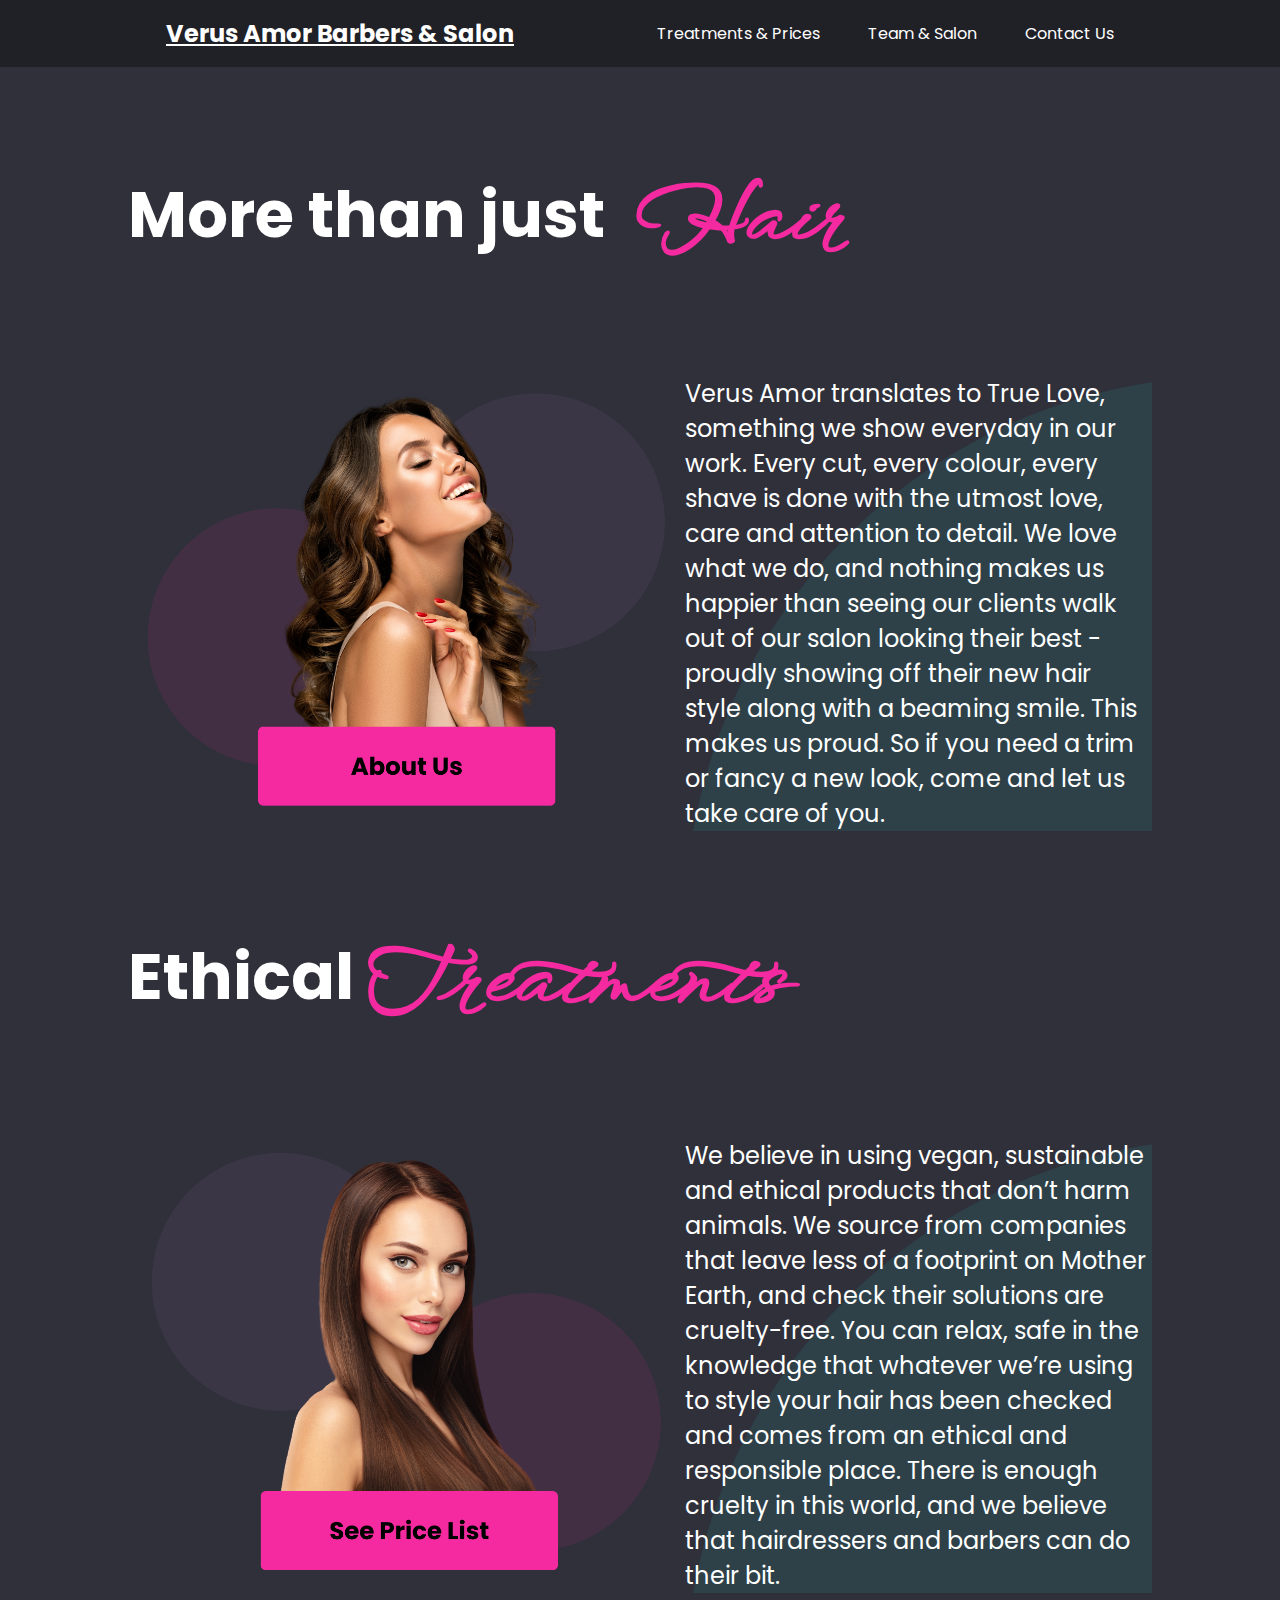
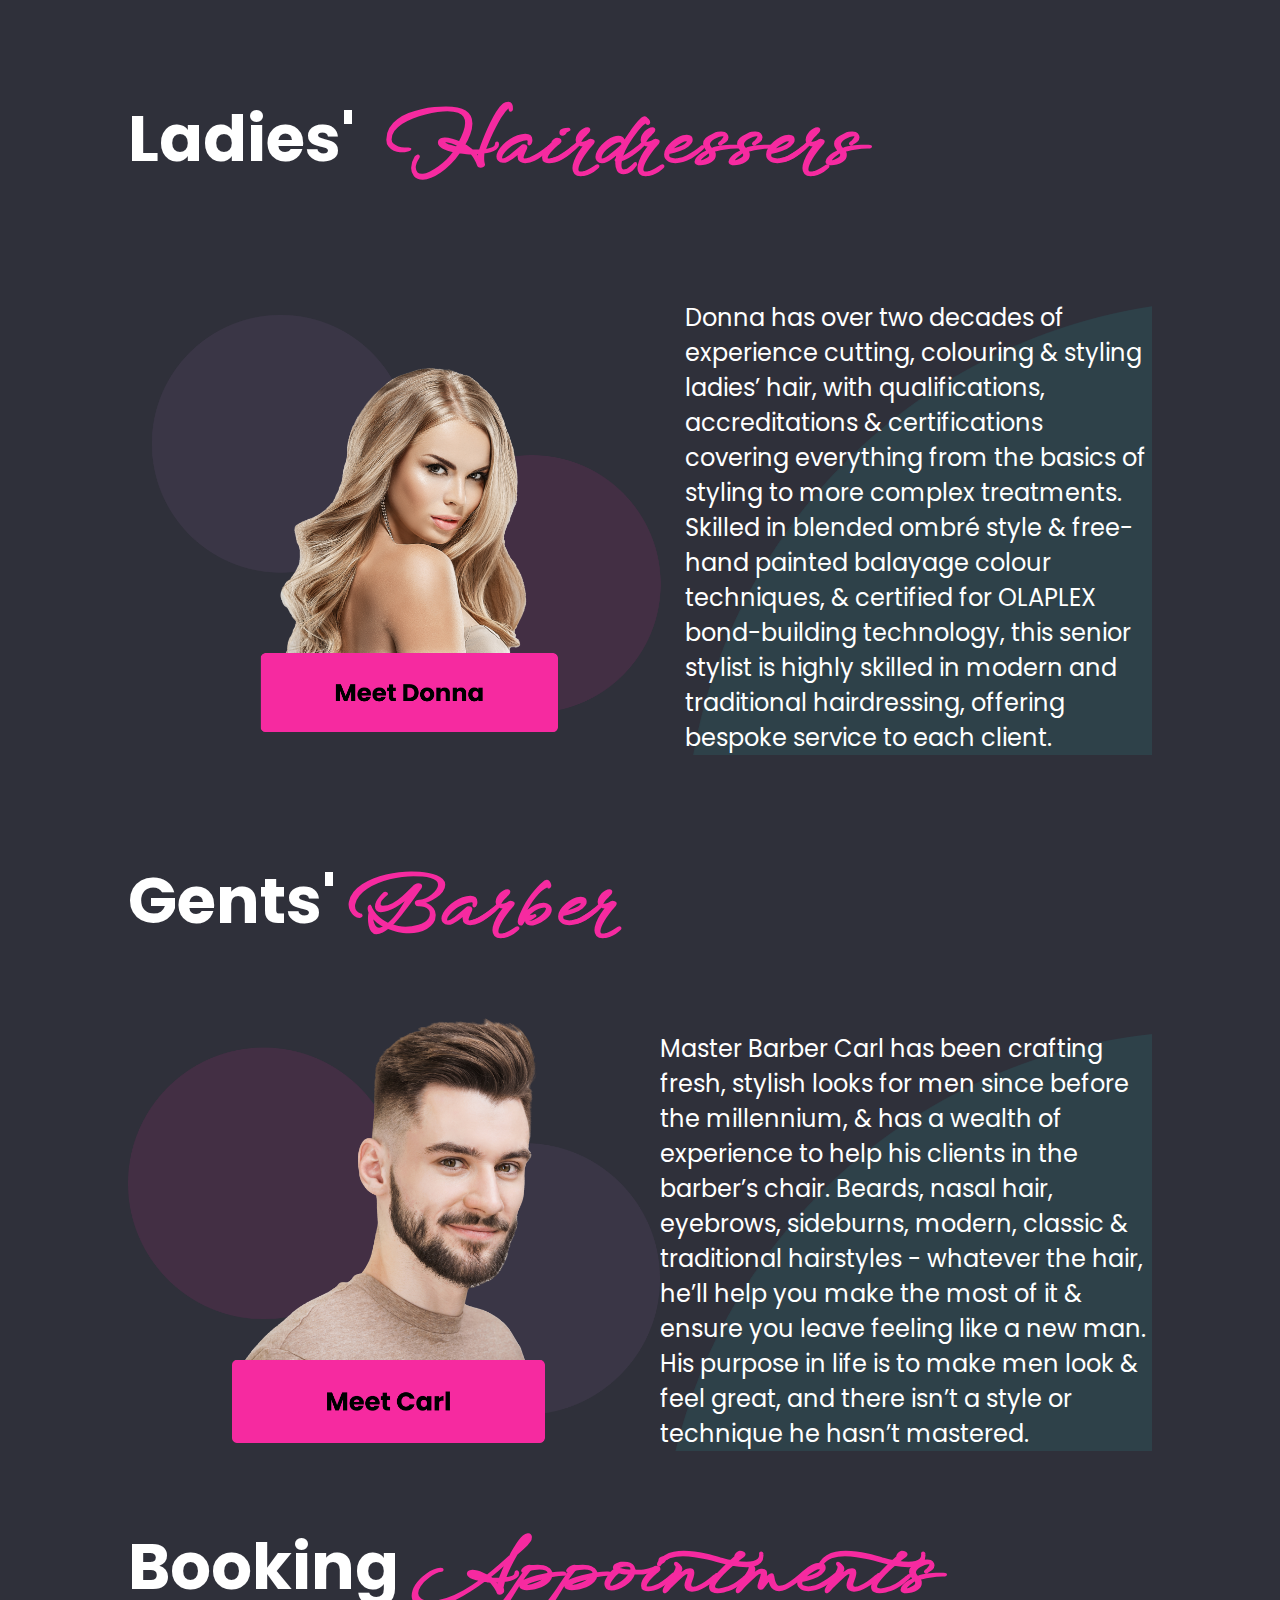
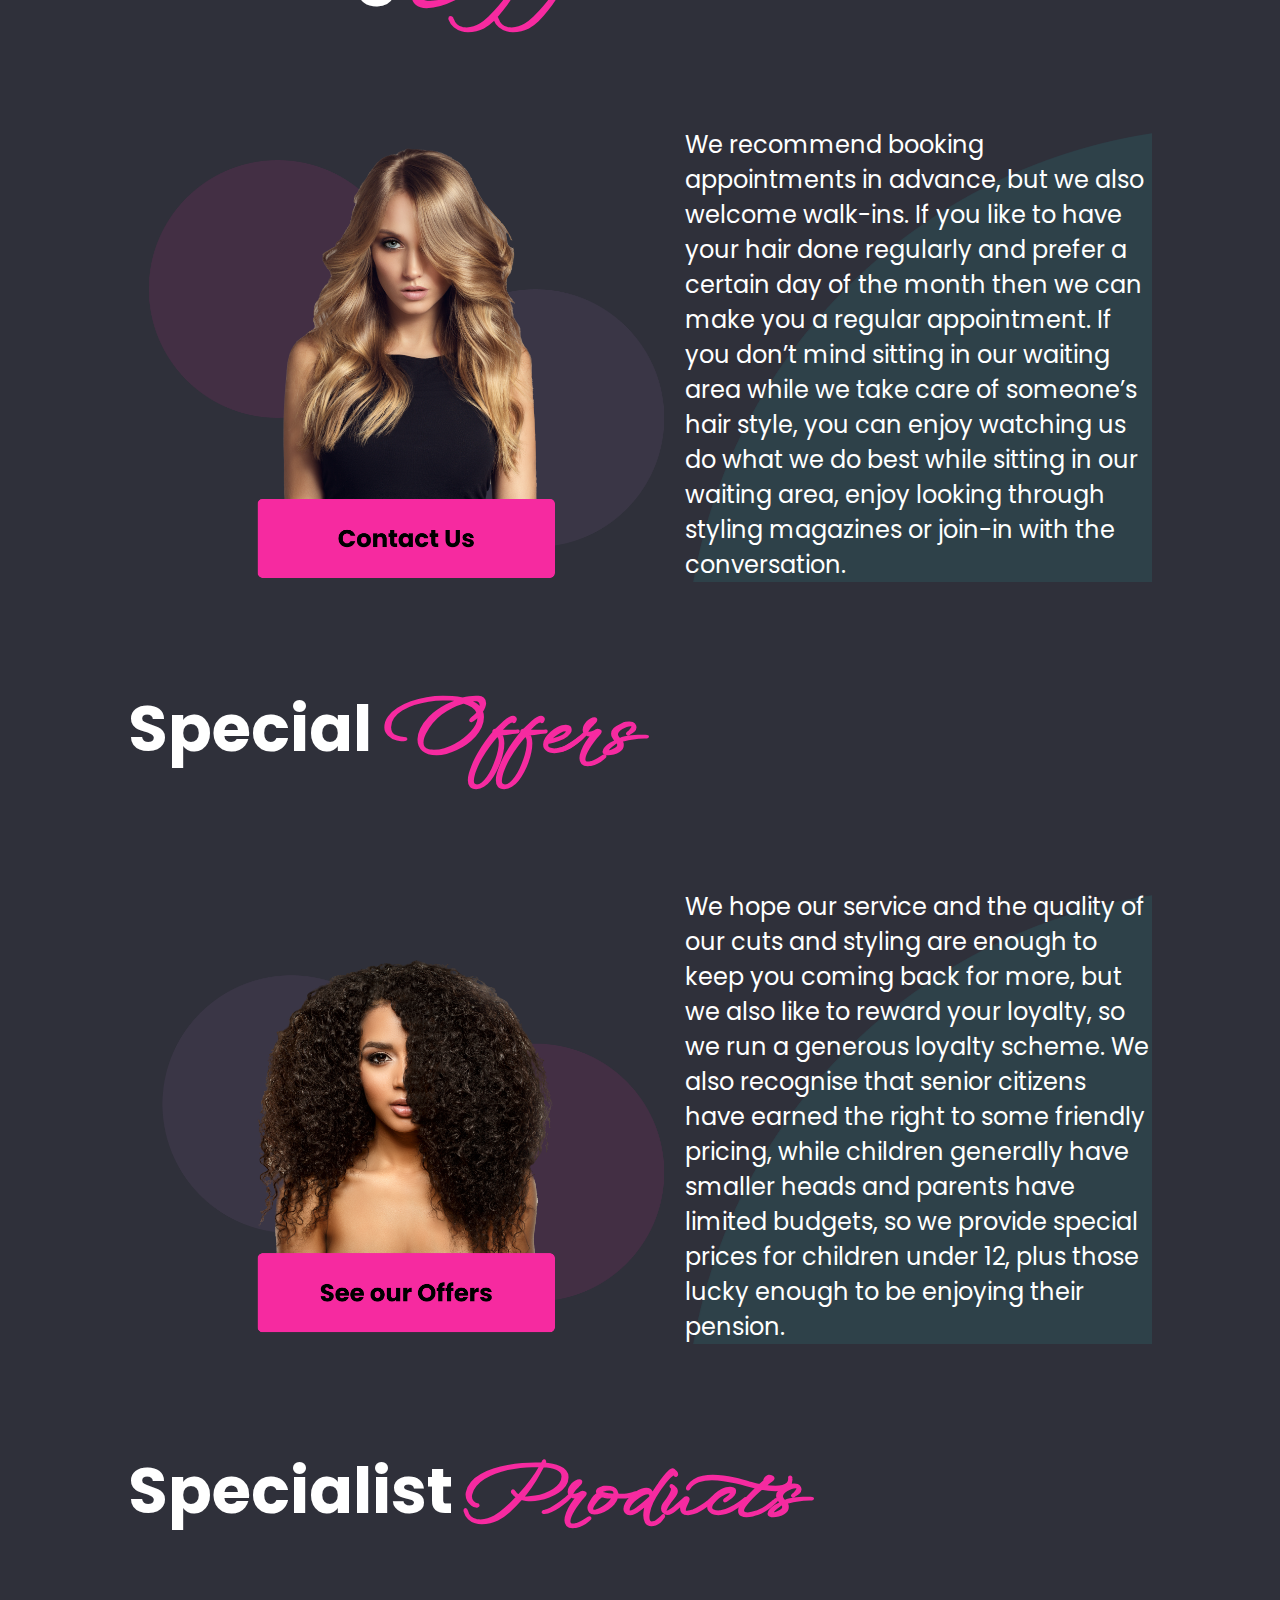
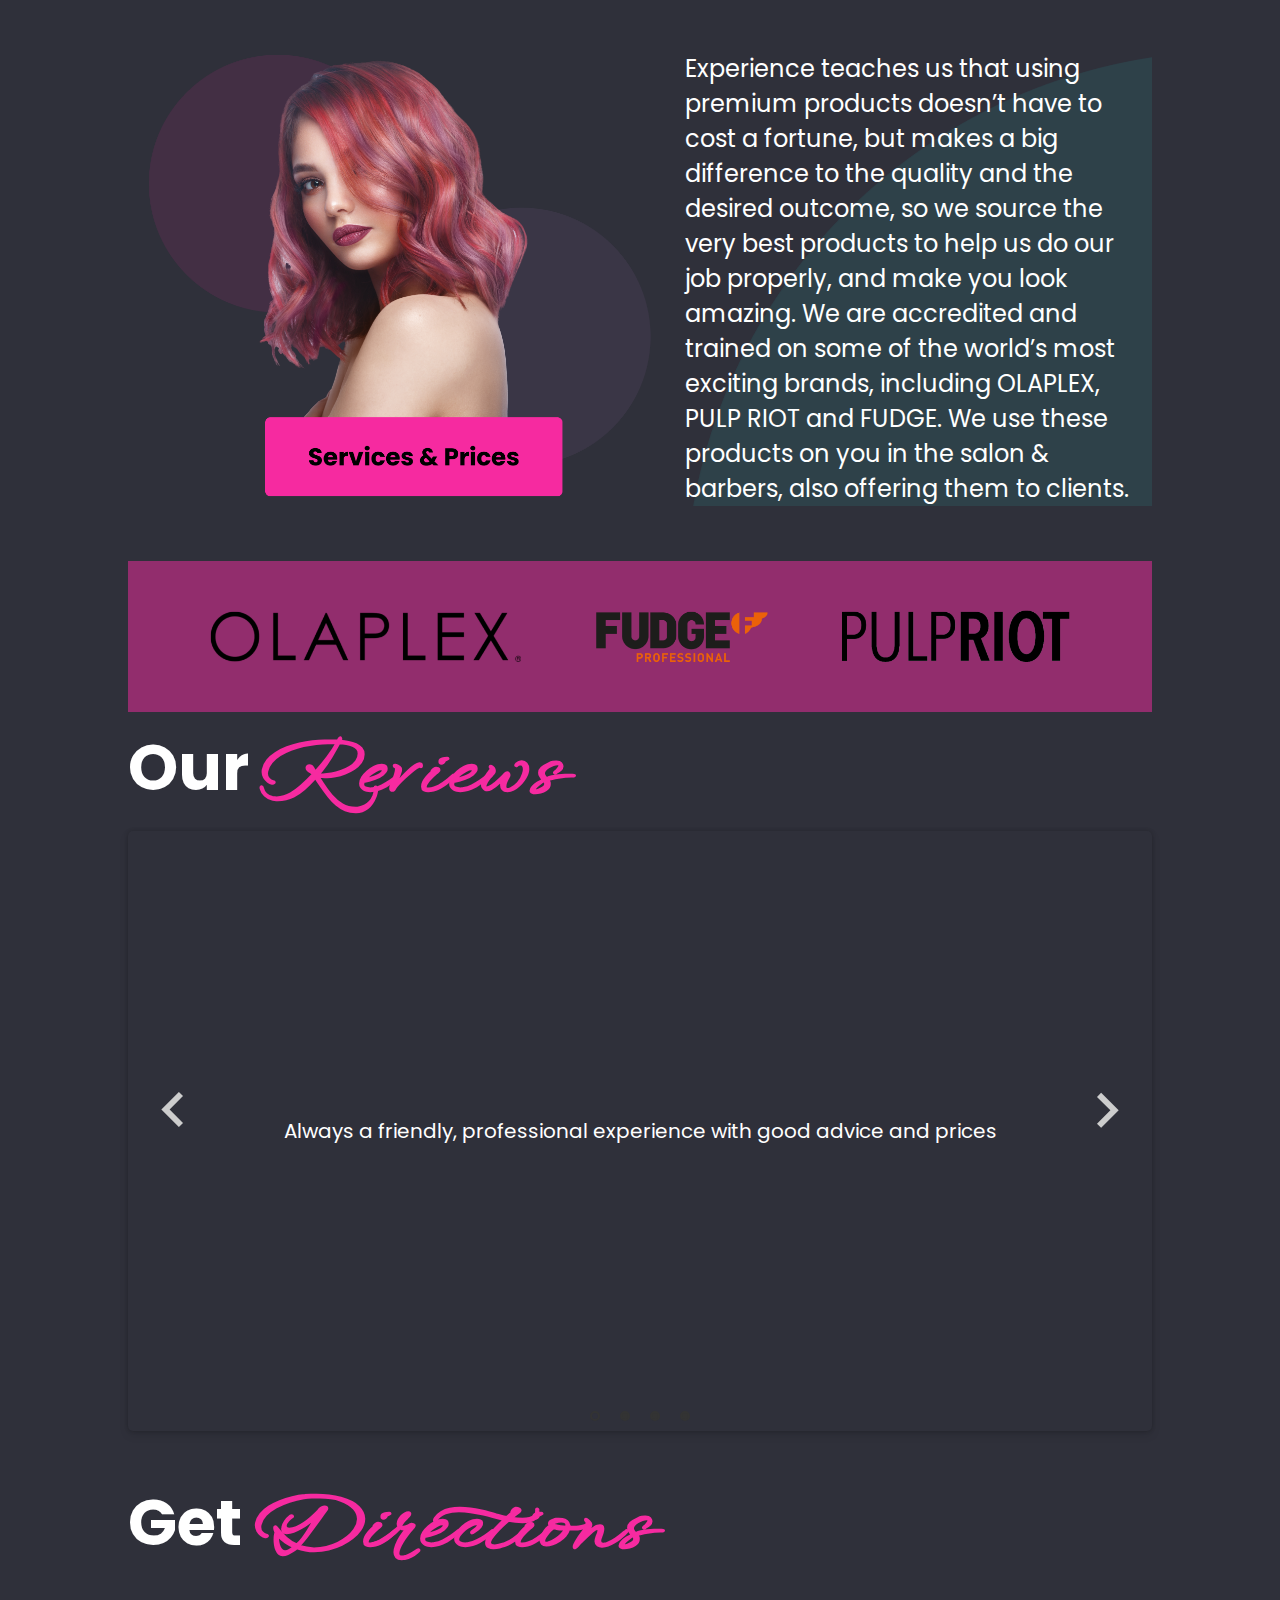
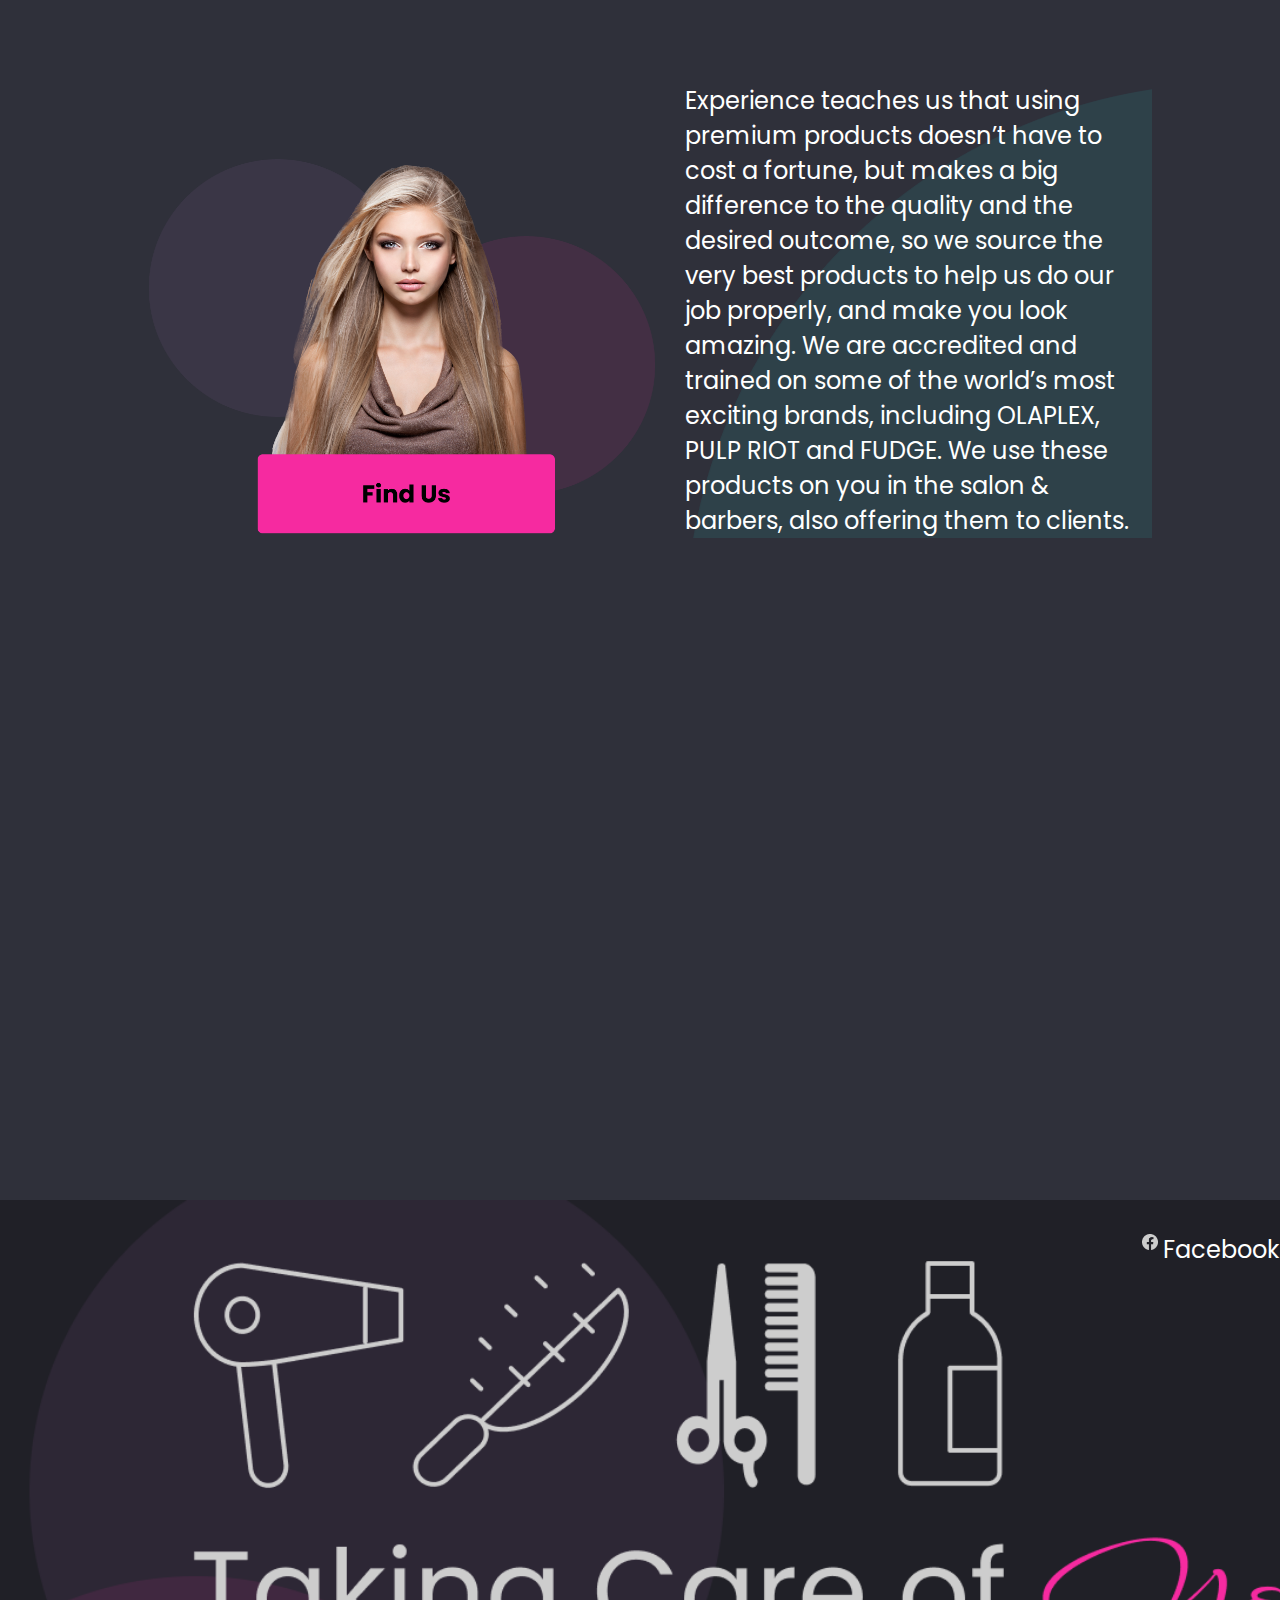
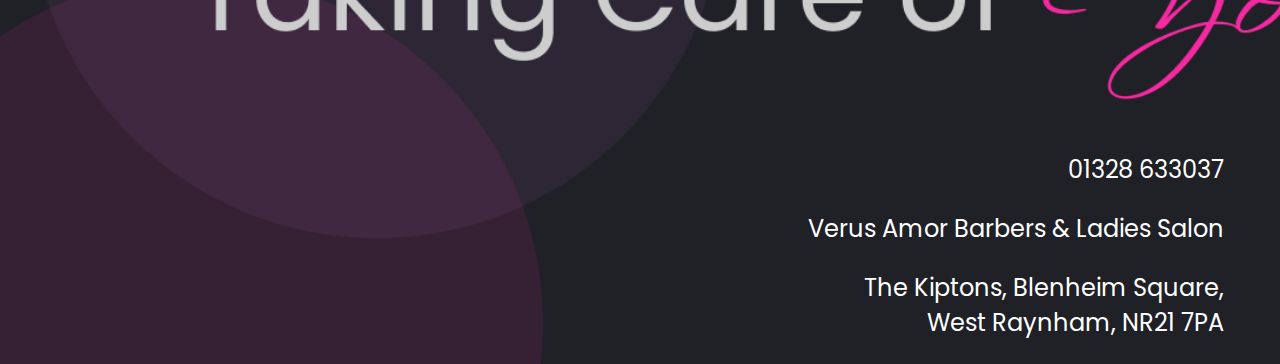
<file: verus-new-main/index.html>
<!DOCTYPE html>
<html lang="en">

<head>
    <meta charset="UTF-8">
    <meta http-equiv="X-UA-Compatible" content="IE=edge">
    <meta name="viewport" content="width=device-width, initial-scale=1.0">
    <title>Verus Amor</title>
    <link rel="stylesheet" href="/verus-new-main/CSS/style.css">
    <script defer src="navbar.js"></script>
    <link href="https://fonts.googleapis.com/icon?family=Material+Icons" rel="stylesheet">
</head>

<body>
    <header>
        <h1 class="logo"><a class="current" href="/verus-new-main/index.html" class="homepage-link">Verus Amor Barbers & Salon</a></h1>
        <input type="checkbox" name="" id="nav-toggle" class="nav-toggle">
        <nav>
            <ul class="size">
                <li><a href="/verus-new-main/treatments.html">Treatments & Prices</a></li>
                <li><a href="/verus-new-main/team.html">Team & Salon</a></li>
                <li><a href="/verus-new-main/contact.html">Contact Us</a></li>
            </ul>
        </nav>
        <label for="nav-toggle" class="nav-toggle-label">
            <span></span>
        </label>
    </header>
    <div class="container">
        <h1 id="top-space">More than just <span>Hair</span></h1>

        <div class="row">

           <a class="colb" href="/verus-new-main/team.html#hero"><img src="img/AboutUs.png" alt="" class="col"></a> 
            <p class="test text col">Verus Amor translates to True Love, something we show everyday in our work. Every
                cut,
                every colour, every shave is done with the utmost love, care and attention to detail. We love what we
                do,
                and nothing makes us happier than seeing our clients walk out of our salon looking their best - proudly
                showing off their new hair style along with a beaming smile. This makes us proud. So if you need a trim
                or
                fancy a new look, come and let us take care of you.</p>
        </div>

        <h1>Ethical <span>Treatments</span></h1>
        <div class="row">

            <a class="colb" href="/verus-new-main/treatments.html"> <img src="img/EthTreatments.png" alt=""></a>
            <p class="test text col left-side">We believe in using vegan, sustainable and ethical products that don’t harm
                animals. We
                source from companies that leave less of a footprint on Mother Earth, and check their solutions are
                cruelty-free. You can relax, safe in the knowledge that whatever we’re using to style your hair has been
                checked and comes from an ethical and responsible place. There is enough cruelty in this world, and we
                believe that hairdressers and barbers can do their bit.</p>
        </div>
        <h1>Ladies' <span>Hairdressers</span></h1>
        <div class="row">
       
            <a class="colb" href="/verus-new-main/team.html#Donna">  <img src="img/MeetDonna.png" alt=""></a>
            <p class="test text col">
                Donna has over two decades of experience cutting, colouring & styling ladies’ hair, with qualifications,
                accreditations & certifications covering everything from the basics of styling to more complex
                treatments. Skilled in blended ombré style & free-hand painted balayage colour techniques, & certified
                for OLAPLEX bond-building technology, this senior stylist is highly skilled in modern and traditional
                hairdressing, offering bespoke service to each client.
            </p>
        </div>
        <h1>Gents' <span>Barber</span></h1>
        <div class="row">
          
            <a class="colb" href="/verus-new-main/team.html#Carl">  <img src="img/MeetCarl.png" alt=""></a>
            <p class="test text col">
                Master Barber Carl has been crafting fresh, stylish looks for men since before the millennium, & has a
                wealth of experience to help his clients in the barber’s chair. Beards, nasal hair, eyebrows, sideburns,
                modern, classic & traditional hairstyles - whatever the hair, he’ll help you make the most of it &
                ensure you leave feeling like a new man. His purpose in life is to make men look & feel great, and there
                isn’t a style or technique he hasn’t mastered.
            </p>
        </div>
        <h1>Booking <span>Appointments</span></h1>
        <div class="row">
         
            <a class="colb" href="/verus-new-main/contact.html">   <img src="img/ContactUs.png" alt=""></a>
            <p class="test text col">
                We recommend booking appointments in advance, but we also welcome walk-ins. If you like to have your
                hair done regularly and prefer a certain day of the month then we can make you a regular appointment. If
                you don’t mind sitting in our waiting area while we take care of someone’s hair style, you can enjoy
                watching us do what we do best while sitting in our waiting area, enjoy looking through styling
                magazines or join-in with the conversation.
            </p>
        </div>
        <h1>Special <span>Offers</span></h1>
        <div class="row">
           
            <a class="colb" href="/verus-new-main/treatments.html#Special-Offers"> <img src="img/OurOffers.png" alt=""></a>
            <p class="test text col">
                We hope our service and the quality of our cuts and styling are enough to keep you coming back for more,
                but we also like to reward your loyalty, so we run a generous loyalty scheme. We also recognise that
                senior citizens have earned the right to some friendly pricing, while children generally have smaller
                heads and parents have limited budgets, so we provide special prices for children under 12, plus those
                lucky enough to be enjoying their pension.
            </p>
        </div>
        <h1>Specialist <span>Products</span></h1>
        <div class="row">
         
            <a class="colb" href="/verus-new-main/treatments.html">   <img src="img/Services&Prices.png" alt=""></a>
            <p class="test text col">
                Experience teaches us that using premium products doesn’t have to cost a fortune, but makes a big
                difference to the quality and the desired outcome, so we source the very best products to help us do our
                job properly, and make you look amazing. We are accredited and trained on some of the world’s most
                exciting brands, including OLAPLEX, PULP RIOT and FUDGE. We use these products on you in the salon &
                barbers, also offering them to clients.
            </p>
        </div>
    </div>
    <div class="container">
        <img src="img/ProductBanner.png" alt="" class="full-width">
        <div class="full-width reviews">
            <div class="tests">
                <h1>Our <span>Reviews</span></h1>
            </div>
        </div>
        <div class="carousel">
            <div class="slider">
                <section class="test-1">Always a friendly, professional experience with good advice and prices</section>
                <section class="test-1">Great cut, priced reasonably and lovely people</section>
                <section class="test-1">my wife used the salon  & is very pleased with results</section>
                <section class="test-1">Very nice couple</section>
            </div>
            <div class="control">
                <span class="arrow left">
                    <i class="material-icons">
                        keyboard_arrow_left
                    </i>
                </span>
                <span class="arrow right">
                    <i class="material-icons">
                        keyboard_arrow_right
                    </i>
                </span>
                <ul>
                    <li class="selected"></li>
                    <li></li>
                    <li></li>
                    <li></li>
                </ul>
            </div>
        </div>
    </div>
    <div class="container">
        <h1>Get <span>Directions</span></h1>
        <div class="row">
        
            <a class="colb" href="https://www.google.com/maps/dir//verus+amor+salon/data=!4m6!4m5!1m1!4e2!1m2!1m1!1s0x47d7839687f73479:0xb57b11c6038ff279?sa=X&ved=2ahUKEwizy7azxrT3AhXMT8AKHalNCcIQ9Rd6BAhSEAU" target="_blank">    <img src="img/FindUs.png" alt=""></a>
            <p class="test text col">
                Experience teaches us that using premium products doesn’t have to cost a fortune, but makes a big
                difference to the quality and the desired outcome, so we source the very best products to help us do our
                job properly, and make you look amazing. We are accredited and trained on some of the world’s most
                exciting brands, including OLAPLEX, PULP RIOT and FUDGE. We use these products on you in the salon &
                barbers, also offering them to clients.
            </p>
        </div>
    </div>
    <iframe
        src="https://www.google.com/maps/embed?pb=!1m14!1m8!1m3!1d2412.6754060766534!2d0.735687!3d52.792161!3m2!1i1024!2i768!4f13.1!3m3!1m2!1s0x0%3A0xb57b11c6038ff279!2sVerus%20Amor%20Barbers%20%26%20Ladies%20Salon!5e0!3m2!1sen!2suk!4v1649070369054!5m2!1sen!2suk"
        width="100%" height="600" style="border:0;" allowfullscreen="" loading="lazy"
        referrerpolicy="no-referrer-when-downgrade"></iframe>
   
        
    </div>

    <div class="footer">
    <div class="row">
        <div class="grid">
            <h1 class="grid-main"></h1>
        </div>
        <div class="gridA">
           <div class="footB">
            <a href="https://www.facebook.com/verusamorsalon/"><img class="img-foot" src="img/bi_facebook.png"></a>
           </div>
           <div class="footB">
         
            <a href="https://www.facebook.com/verusamorsalon/" id="facebook-link"><span class="foot">  Facebook</span></a>
           </div>

           <!-- <div class="footB">
            <img class="img-foot" src="img/ant-design_twitter-circle-filled.png">
           </div>
           <div class="footB">
         
            <span class="foot">  Twitter</span>
           </div> -->

        </div>
      
    
   </div>


<div class="row">
    <div class="gridS"></div>
    <div class="gridB">
        <p>01328 633037</p>
        <p>Verus Amor Barbers & Ladies Salon</p>
        <p>The Kiptons, Blenheim Square,<br/> West Raynham, NR21 7PA</p>
    </div>
</div>

<!-- 
new try -->


</body>
<script src="carousel.js"></script>

</html>
</file>
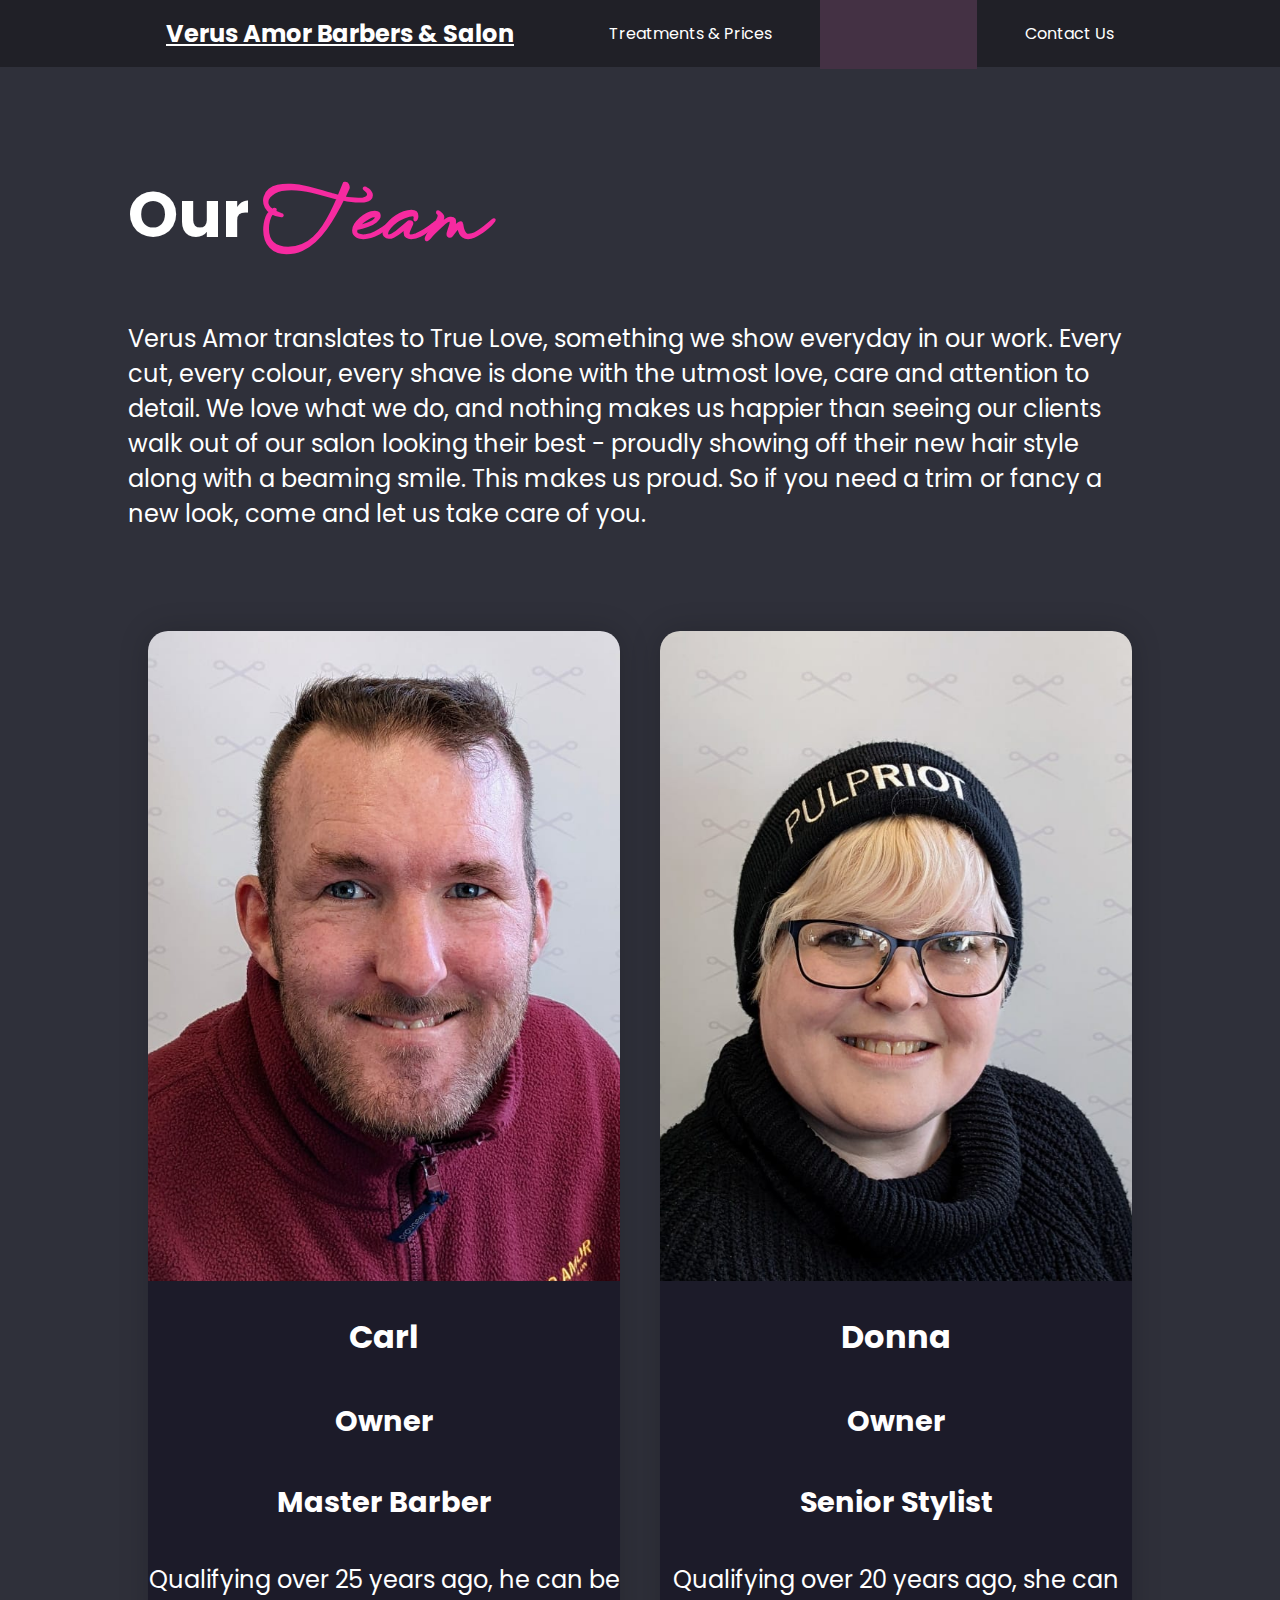
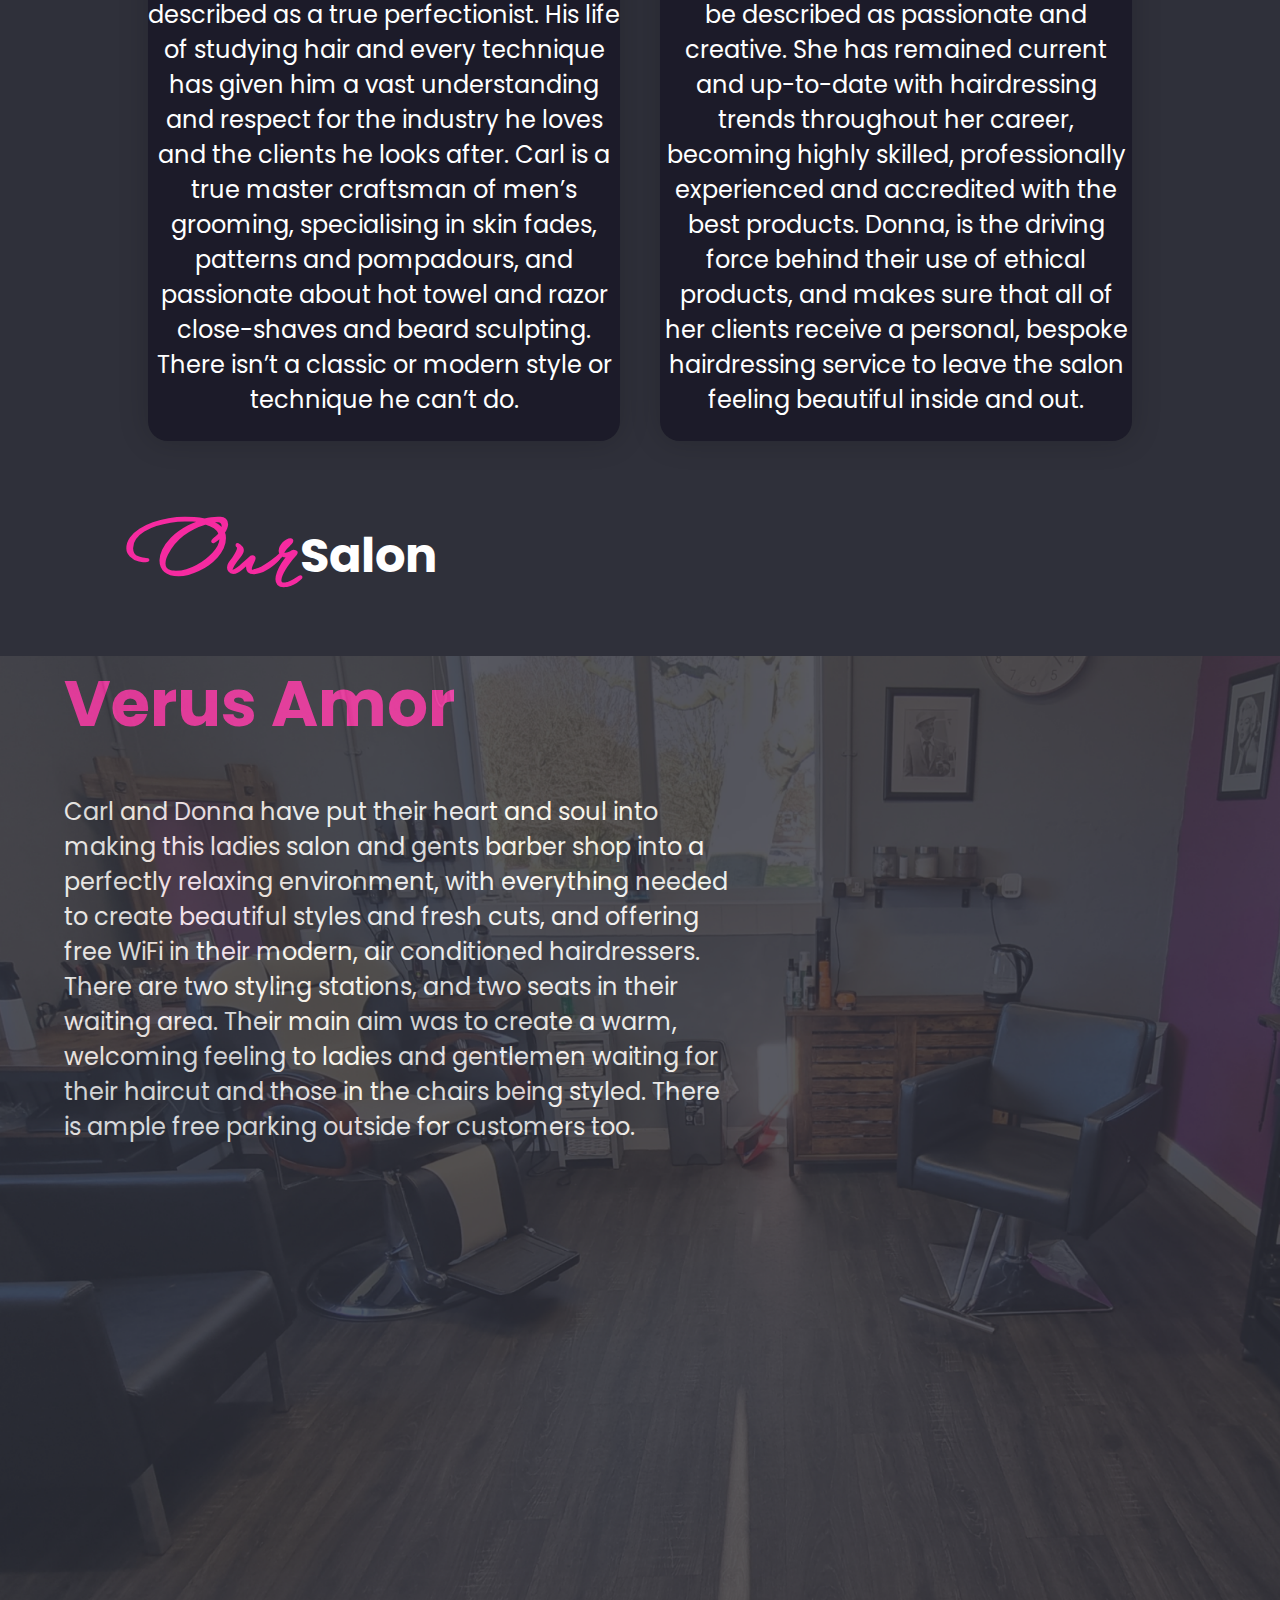
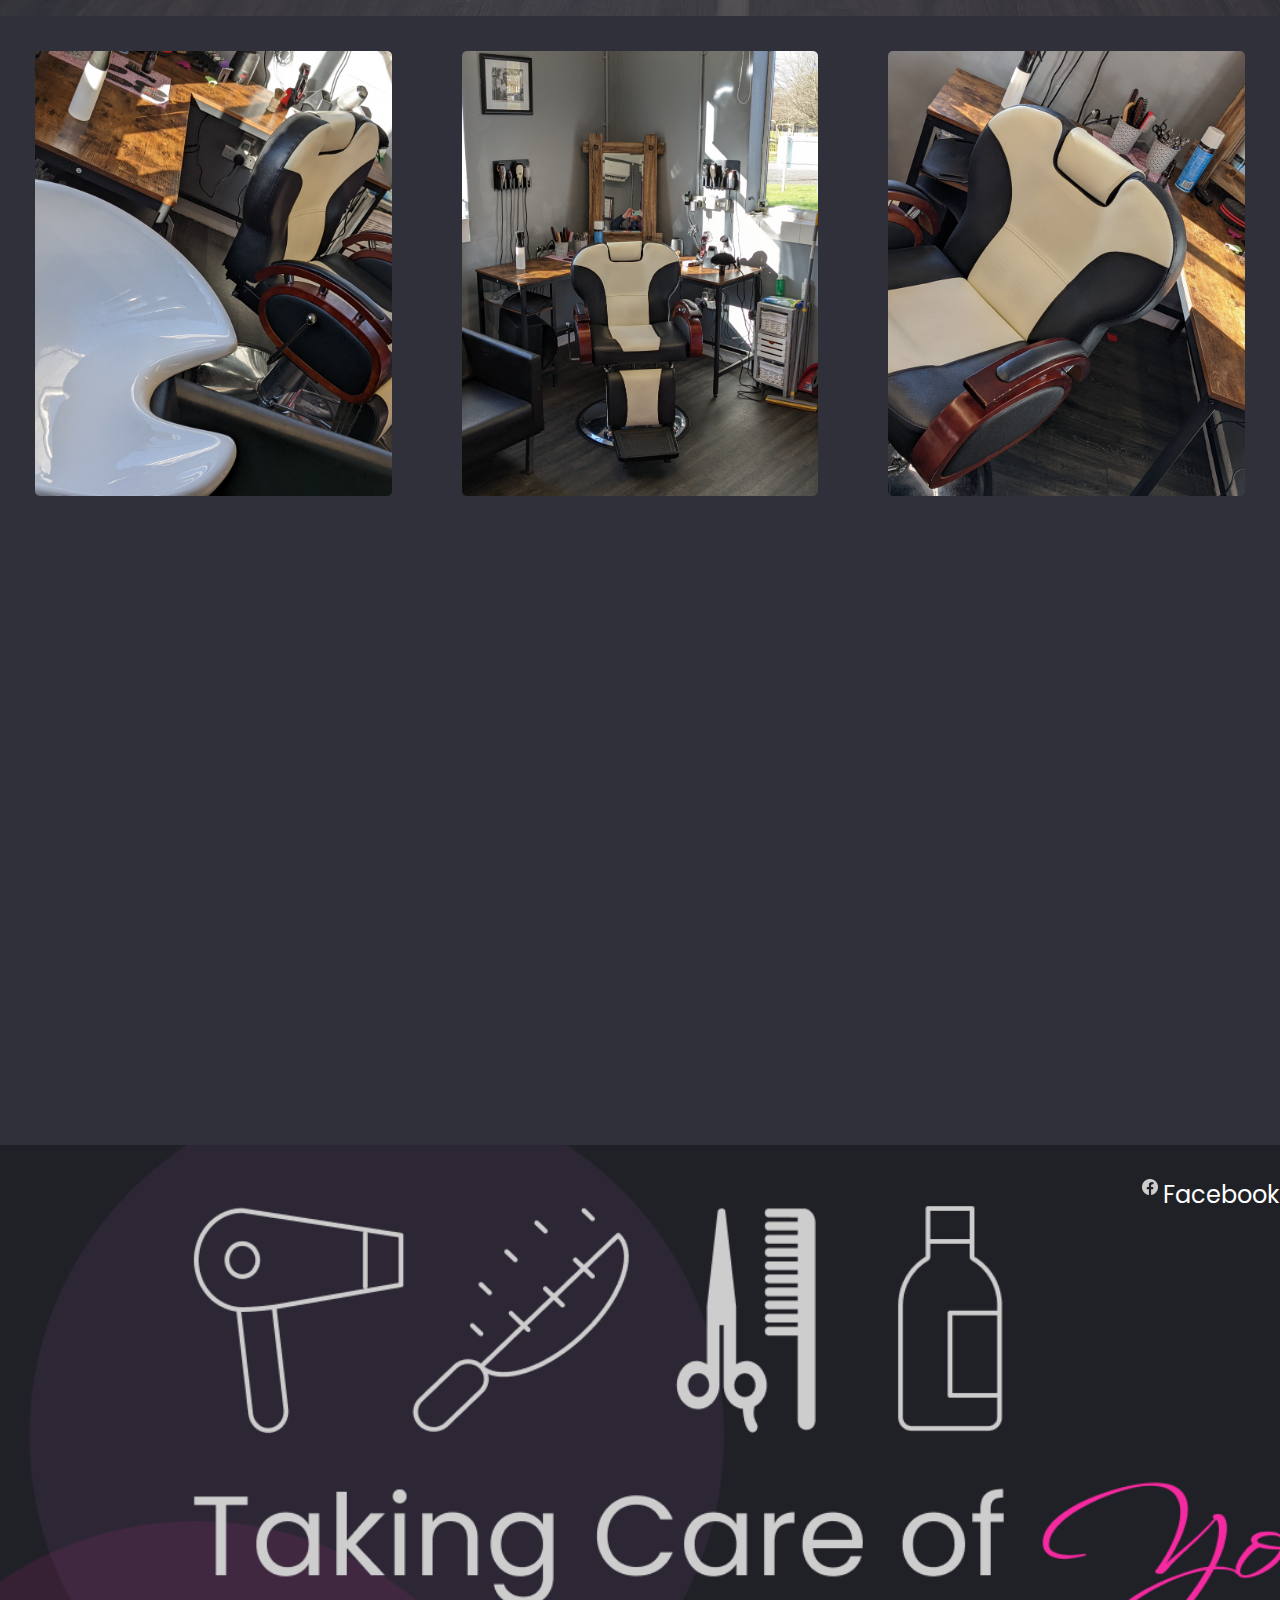
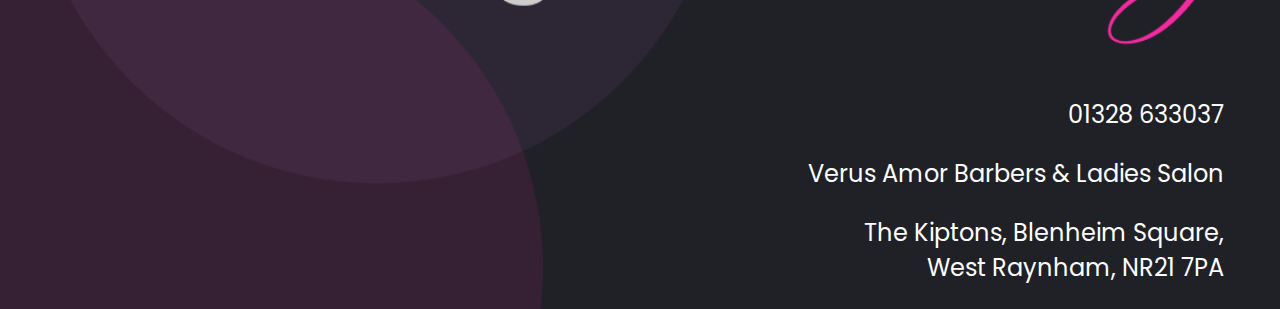
<file: verus-new-main/team.html>
<!DOCTYPE html>
<html lang="en">
<head>
    <meta charset="UTF-8">
    <meta http-equiv="X-UA-Compatible" content="IE=edge">
    <meta name="viewport" content="width=device-width, initial-scale=1.0">
    <title>Our Team</title>
    <link rel="stylesheet" href="/verus-new-main/CSS/style.css">
    <script defer src="navbar.js"></script>
    <link rel="stylesheet" href="/verus-new-main/CSS/team.css">
</head>
<body>
    <header>
        <h1 class="logo"><a class="current" href="/verus-new-main/index.html" class="homepage-link">Verus Amor Barbers & Salon</a></h1>
        <input type="checkbox" name="" id="nav-toggle" class="nav-toggle">
        <nav>
            <ul class="size">
                <li><a href="/verus-new-main/treatments.html">Treatments & Prices</a></li>
                <li><a href="/verus-new-main/team.html">Team & Salon</a></li>
                <li><a href="/verus-new-main/contact.html">Contact Us</a></li>
            </ul>
        </nav>
        <label for="nav-toggle" class="nav-toggle-label">
            <span></span>
        </label>
    </header>
    <div class="container">
        <h1 id="top-space">Our <span>Team</span></h1>
        <p class="text col">Verus Amor translates to True Love, something we show everyday in our work. Every
            cut,
            every colour, every shave is done with the utmost love, care and attention to detail. We love what we
            do,
            and nothing makes us happier than seeing our clients walk out of our salon looking their best - proudly
            showing off their new hair style along with a beaming smile. This makes us proud. So if you need a trim
            or
            fancy a new look, come and let us take care of you.</p>


            <div class="cards">
                <div class="card card1" id="Carl">
                    <div class="card-container">
                        <img src="/verus-new-main/img/CarlProfile.png" alt="" srcset="" class="card-image">
                    </div>
                    <div class="details">
                        <h3>Carl</h3>
                        <h4>Owner</h4>
                        <h4>Master Barber</h4>
                        <p>Qualifying over 25 years ago, he can be described as a true perfectionist. His life of studying hair
                            and
                            every technique has given him a vast understanding and respect for the industry he loves and the
                            clients
                            he looks after. Carl is a true master craftsman of men’s grooming, specialising in skin fades,
                            patterns
                            and pompadours, and passionate about hot towel and razor close-shaves and beard sculpting. There
                            isn’t a
                            classic or modern style or technique he can’t do.</p>
                    </div>
                </div>
                <div class="card card2" id="Donna">
                    <div class="card-container">
                        <img src="/verus-new-main/img/DonnaProfile.png" alt="" srcset="" class="card-image">
                    </div>
                    <div class="details">
                        <h3>Donna</h3>
                        <h4>Owner</h4>
                        <h4>Senior Stylist</h4>
                        <p>Qualifying over 20 years ago, she can be described as passionate and creative. She has remained
                            current and up-to-date with hairdressing trends throughout her career, becoming highly skilled,
                            professionally experienced and accredited with the best products. Donna, is the driving force behind
                            their use of ethical products, and makes sure that all of her clients receive a personal, bespoke
                            hairdressing service to leave the salon feeling beautiful inside and out.</p>
                    </div>
                </div>
            </div>

            <h2 class="title" id="hero"><span>Our</span> Salon</h2>
    </div>
    <div class="hero">
        <div class="hero-text">
            <div class="gradient-text">
                <h1 id="hero-title">Verus Amor</h1>
            </div>
            <p id="hero-content">Carl and Donna have put their heart and soul into making this ladies salon and gents
                barber shop into a perfectly relaxing environment, with everything needed to create beautiful styles and
                fresh cuts, and offering free WiFi in their modern, air conditioned hairdressers.

                There are two styling stations, and two seats in their waiting area. Their main aim was to create a
                warm, welcoming feeling to ladies and gentlemen waiting for their haircut and those in the chairs being
                styled. There is ample free parking outside for customers too.

            </p>
        </div>
    </div>
    <div class="img-3">
        <div class="column">
            <img src="/verus-new-main/img/salon-trio-1.jpg" alt="Salon 1" style="width:100%">
        </div>
        <div class="column">
            <img src="/verus-new-main/img/salon-trio-2.jpg" alt="Salon 2" style="width:100%">
        </div>
        <div class="column">
            <img src="/verus-new-main/img/salon-trio-3.jpg" alt="Salon 3" style="width:100%">
        </div>
    </div>

    <iframe
        src="https://www.google.com/maps/embed?pb=!1m14!1m8!1m3!1d2412.6754060766534!2d0.735687!3d52.792161!3m2!1i1024!2i768!4f13.1!3m3!1m2!1s0x0%3A0xb57b11c6038ff279!2sVerus%20Amor%20Barbers%20%26%20Ladies%20Salon!5e0!3m2!1sen!2suk!4v1649070369054!5m2!1sen!2suk"
        width="100%" height="600" style="border:0;" allowfullscreen="" loading="lazy"
        referrerpolicy="no-referrer-when-downgrade"></iframe>
    
        <div class="footer">
            <div class="row">
                <div class="grid">
                    <h1 class="grid-main"></h1>
                </div>
                <div class="gridA">
                   <div class="footB">
                    <a href="https://www.facebook.com/verusamorsalon/"><img class="img-foot" src="img/bi_facebook.png"></a>
                   </div>
                   <div class="footB">
                 
                    <a href="https://www.facebook.com/verusamorsalon/" id="facebook-link"><span class="foot">  Facebook</span></a>
                   </div>
        
                   <!-- <div class="footB">
                    <img class="img-foot" src="img/ant-design_twitter-circle-filled.png">
                   </div>
                   <div class="footB">
                 
                    <span class="foot">  Twitter</span>
                   </div> -->
        
                </div>
              
            
           </div>
        
        
        <div class="row">
            <div class="gridS"></div>
            <div class="gridB">
                <p>01328 633037</p>
                <p>Verus Amor Barbers & Ladies Salon</p>
                <p>The Kiptons, Blenheim Square,<br/> West Raynham, NR21 7PA</p>
            </div>
        </div>
</body>
</html>
</file>
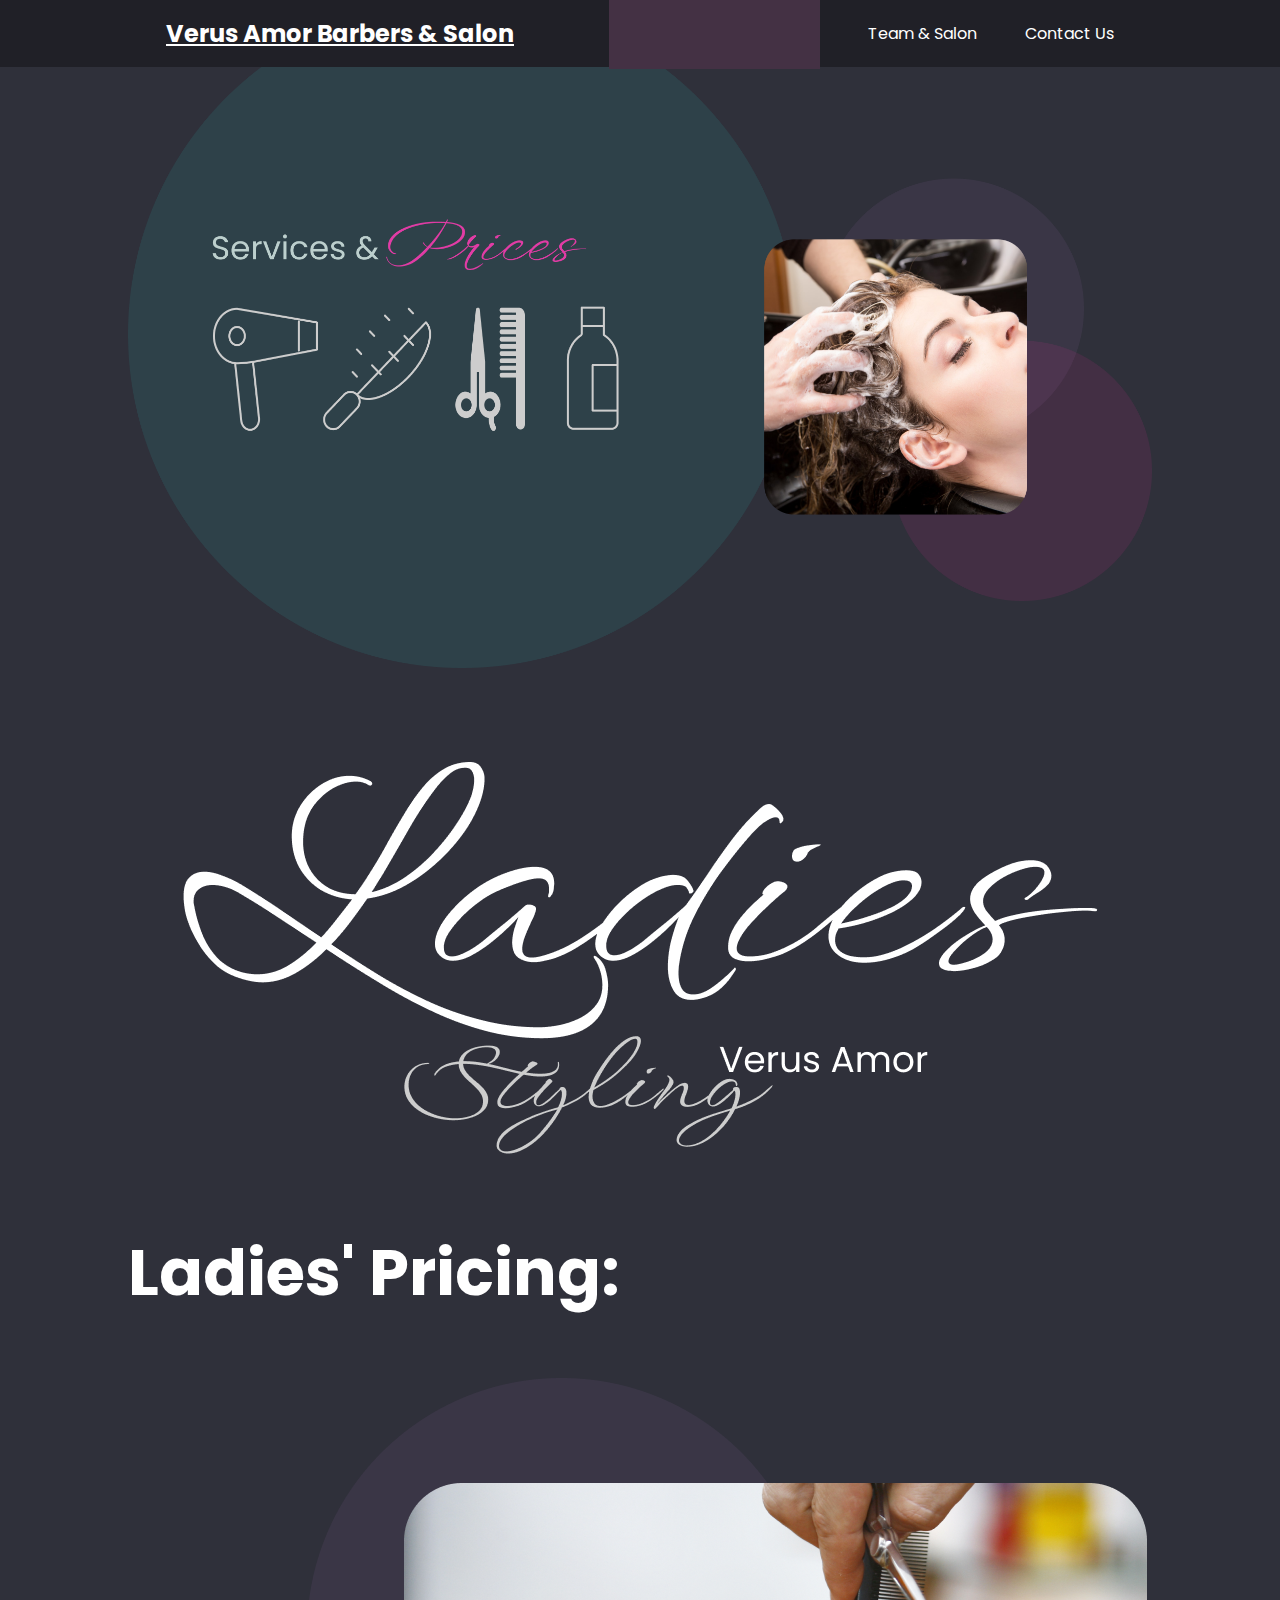
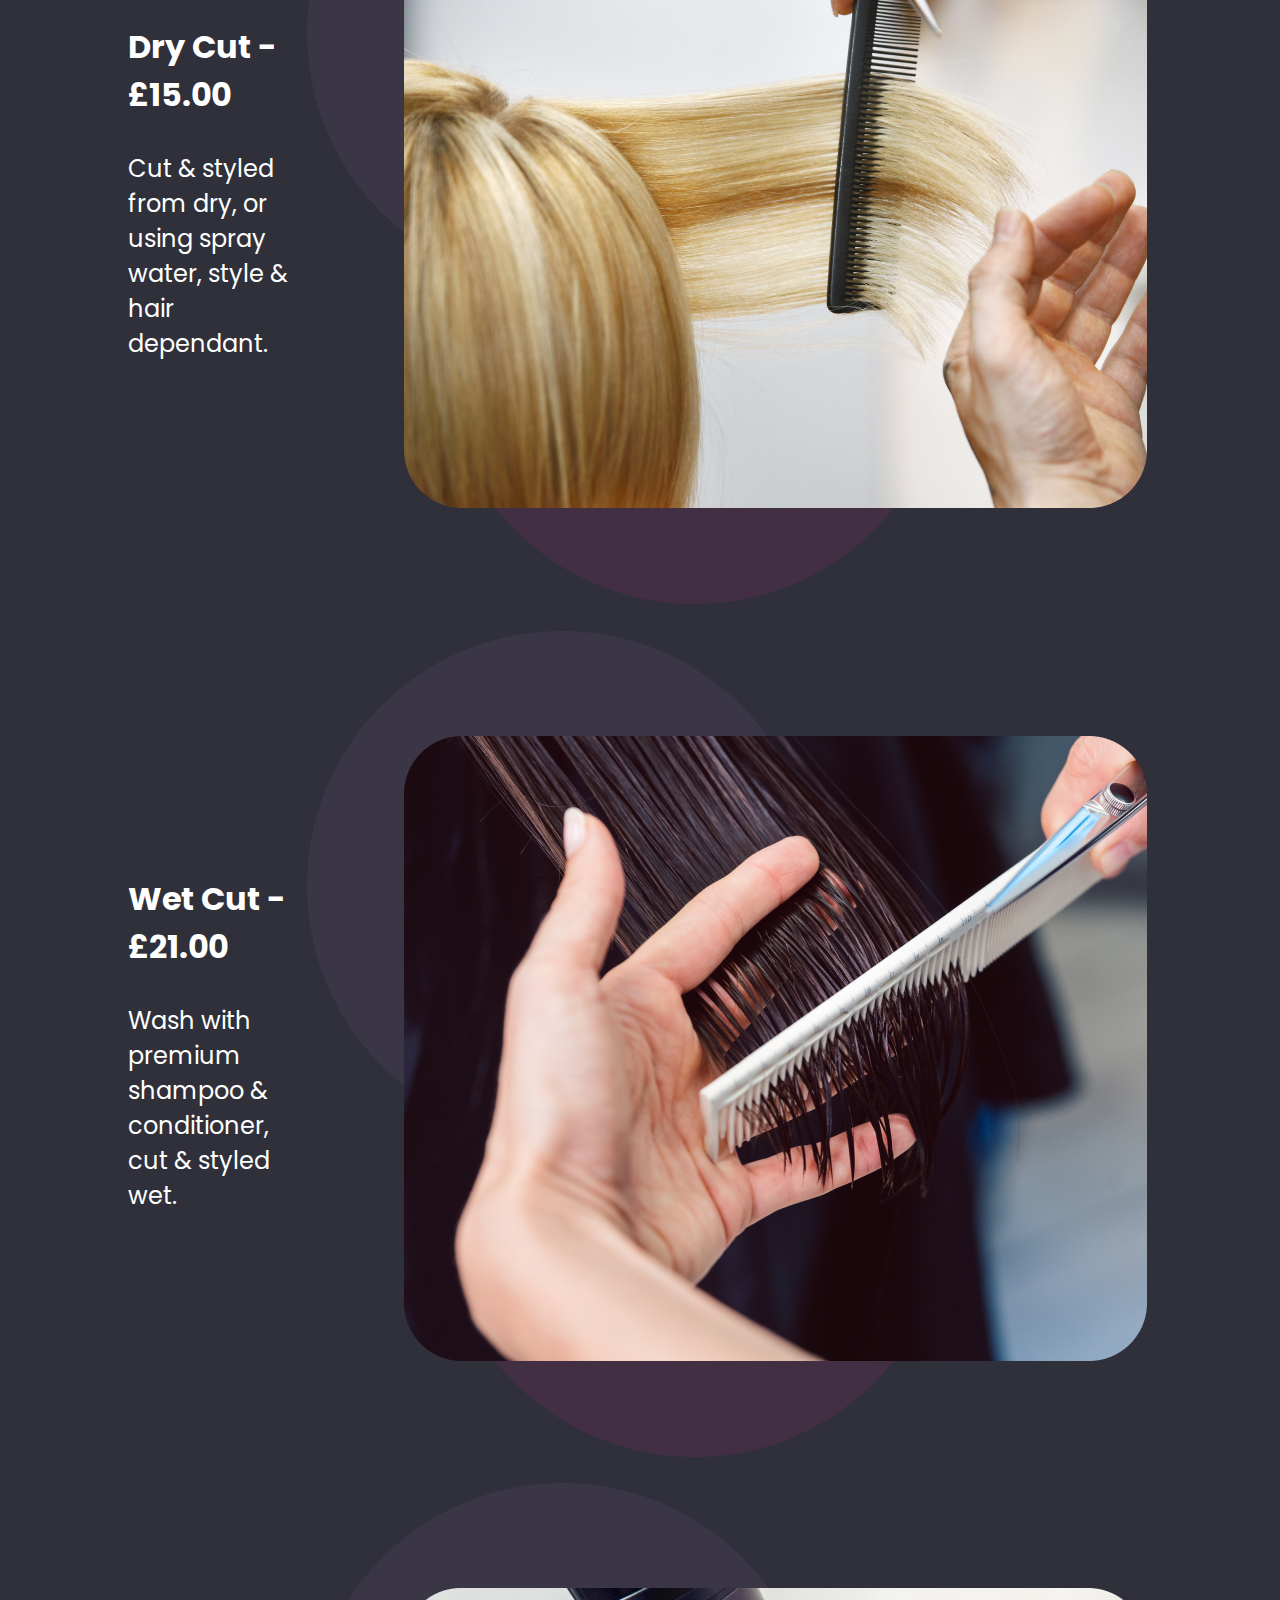
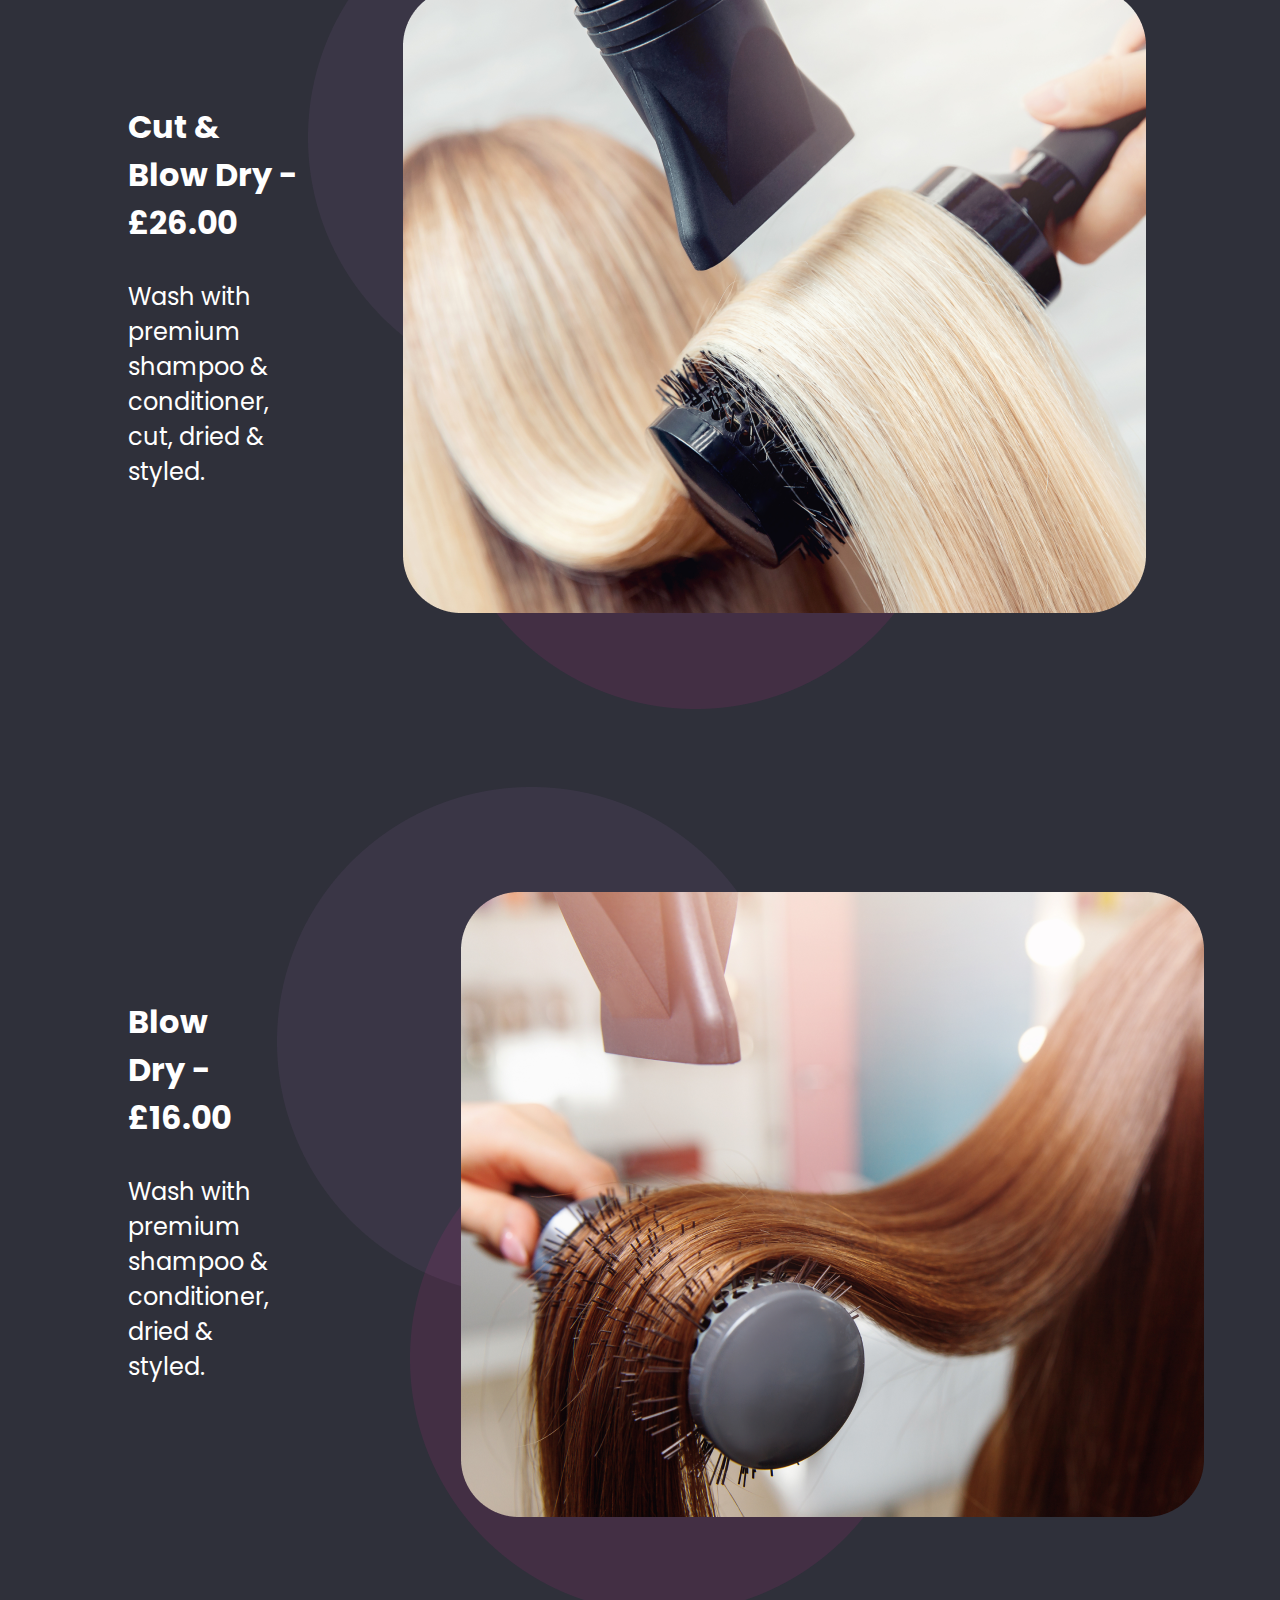
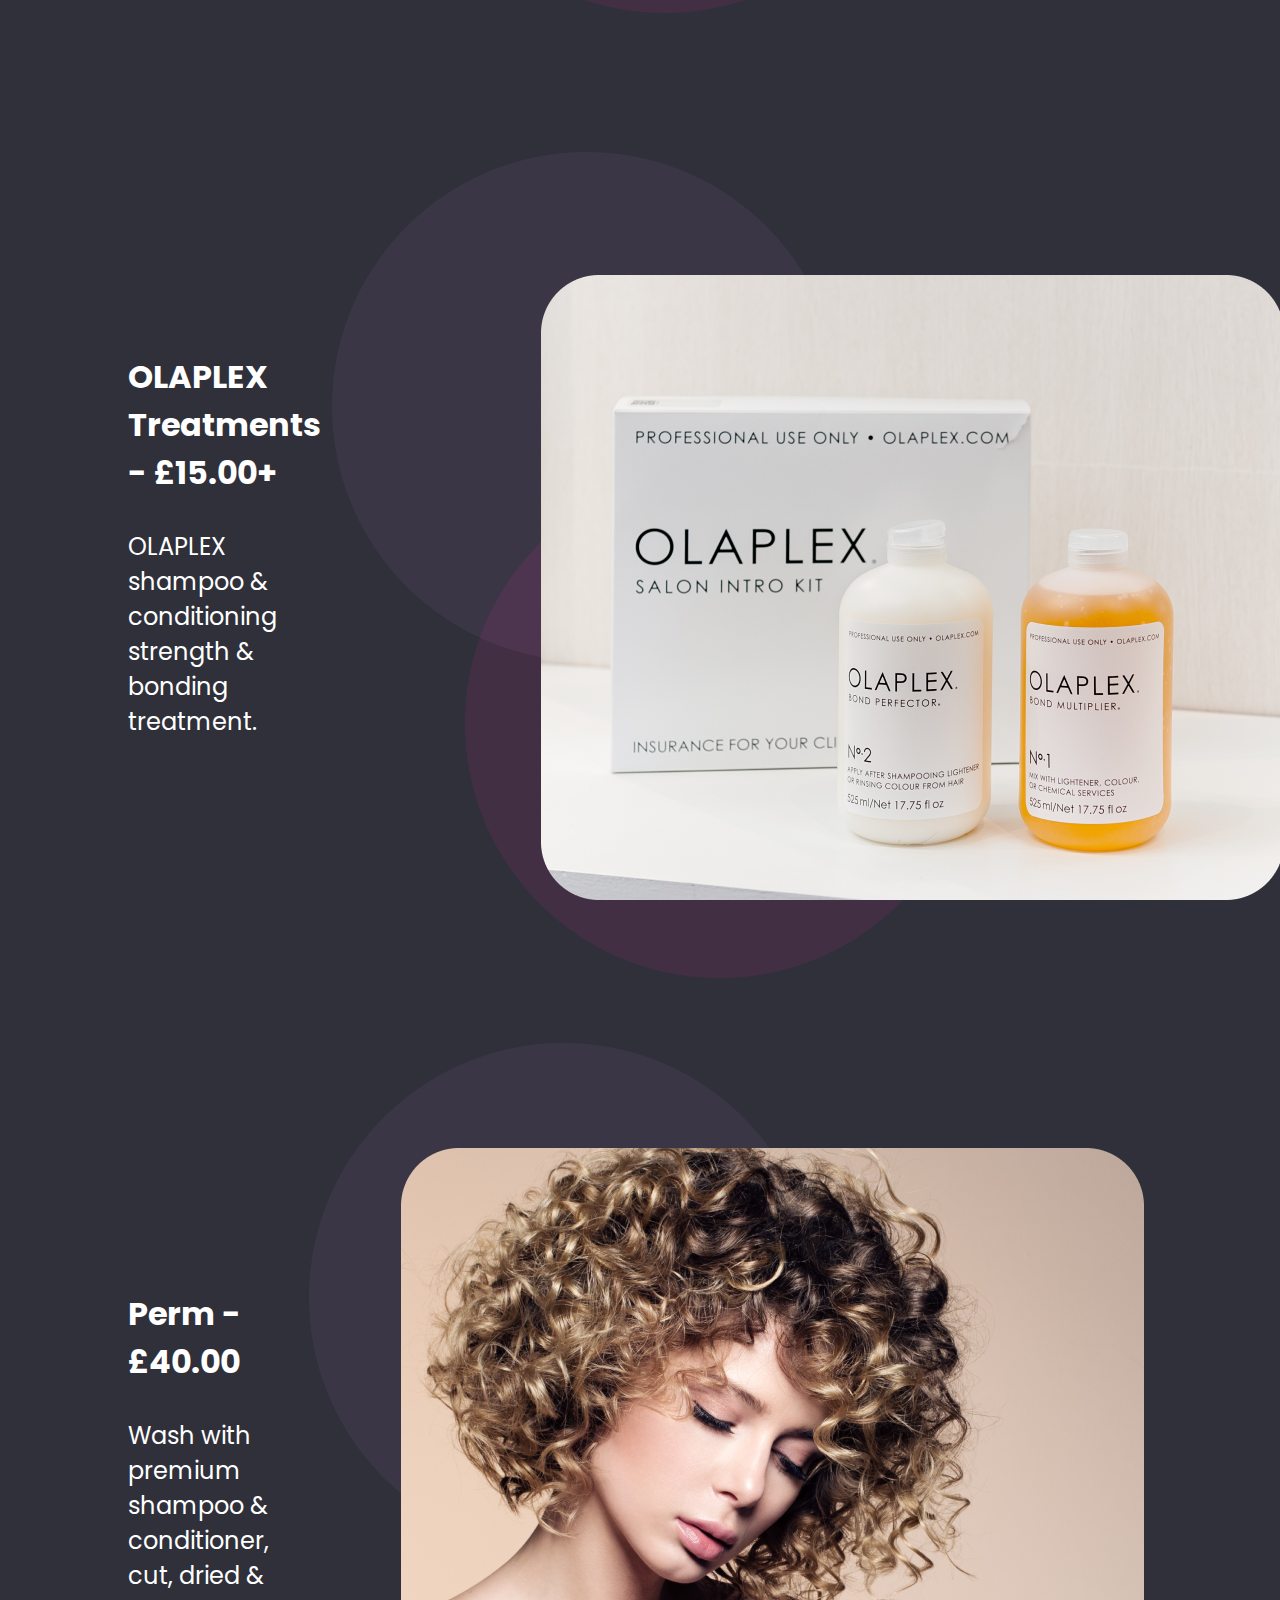
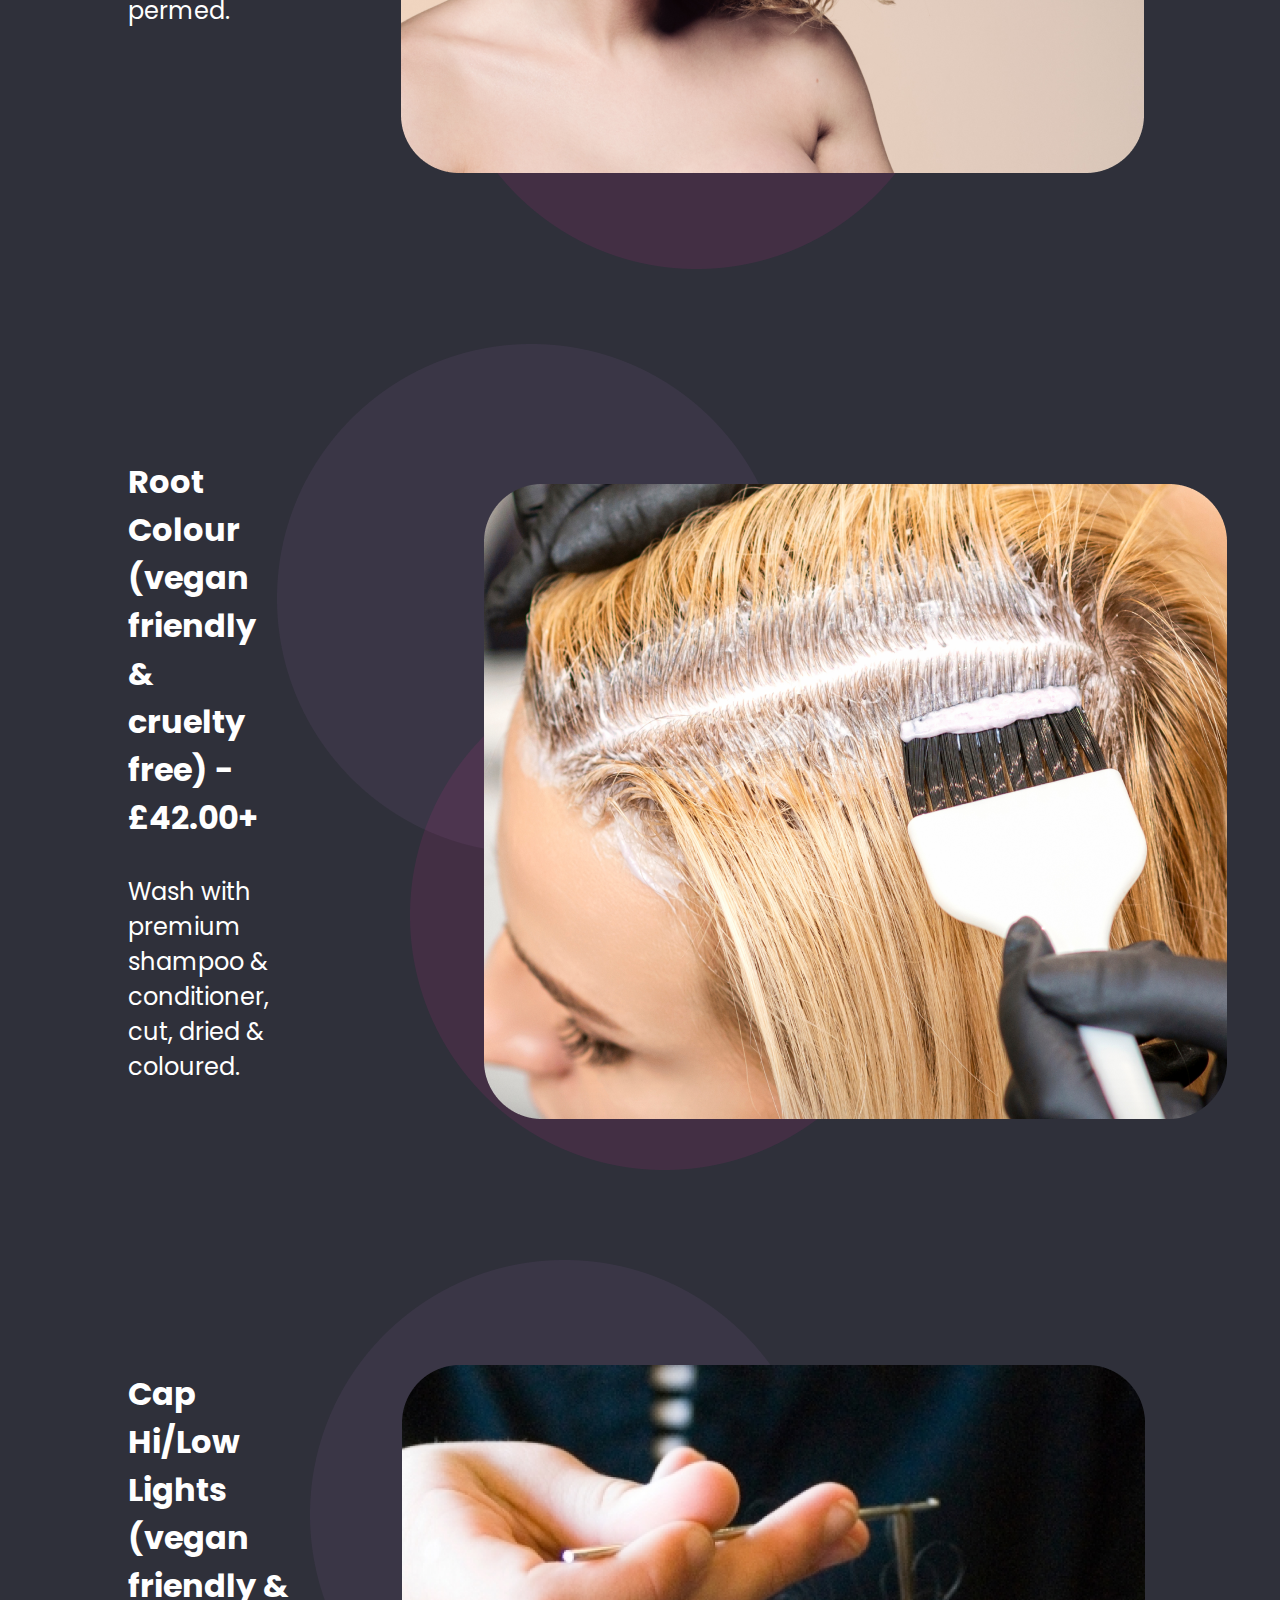
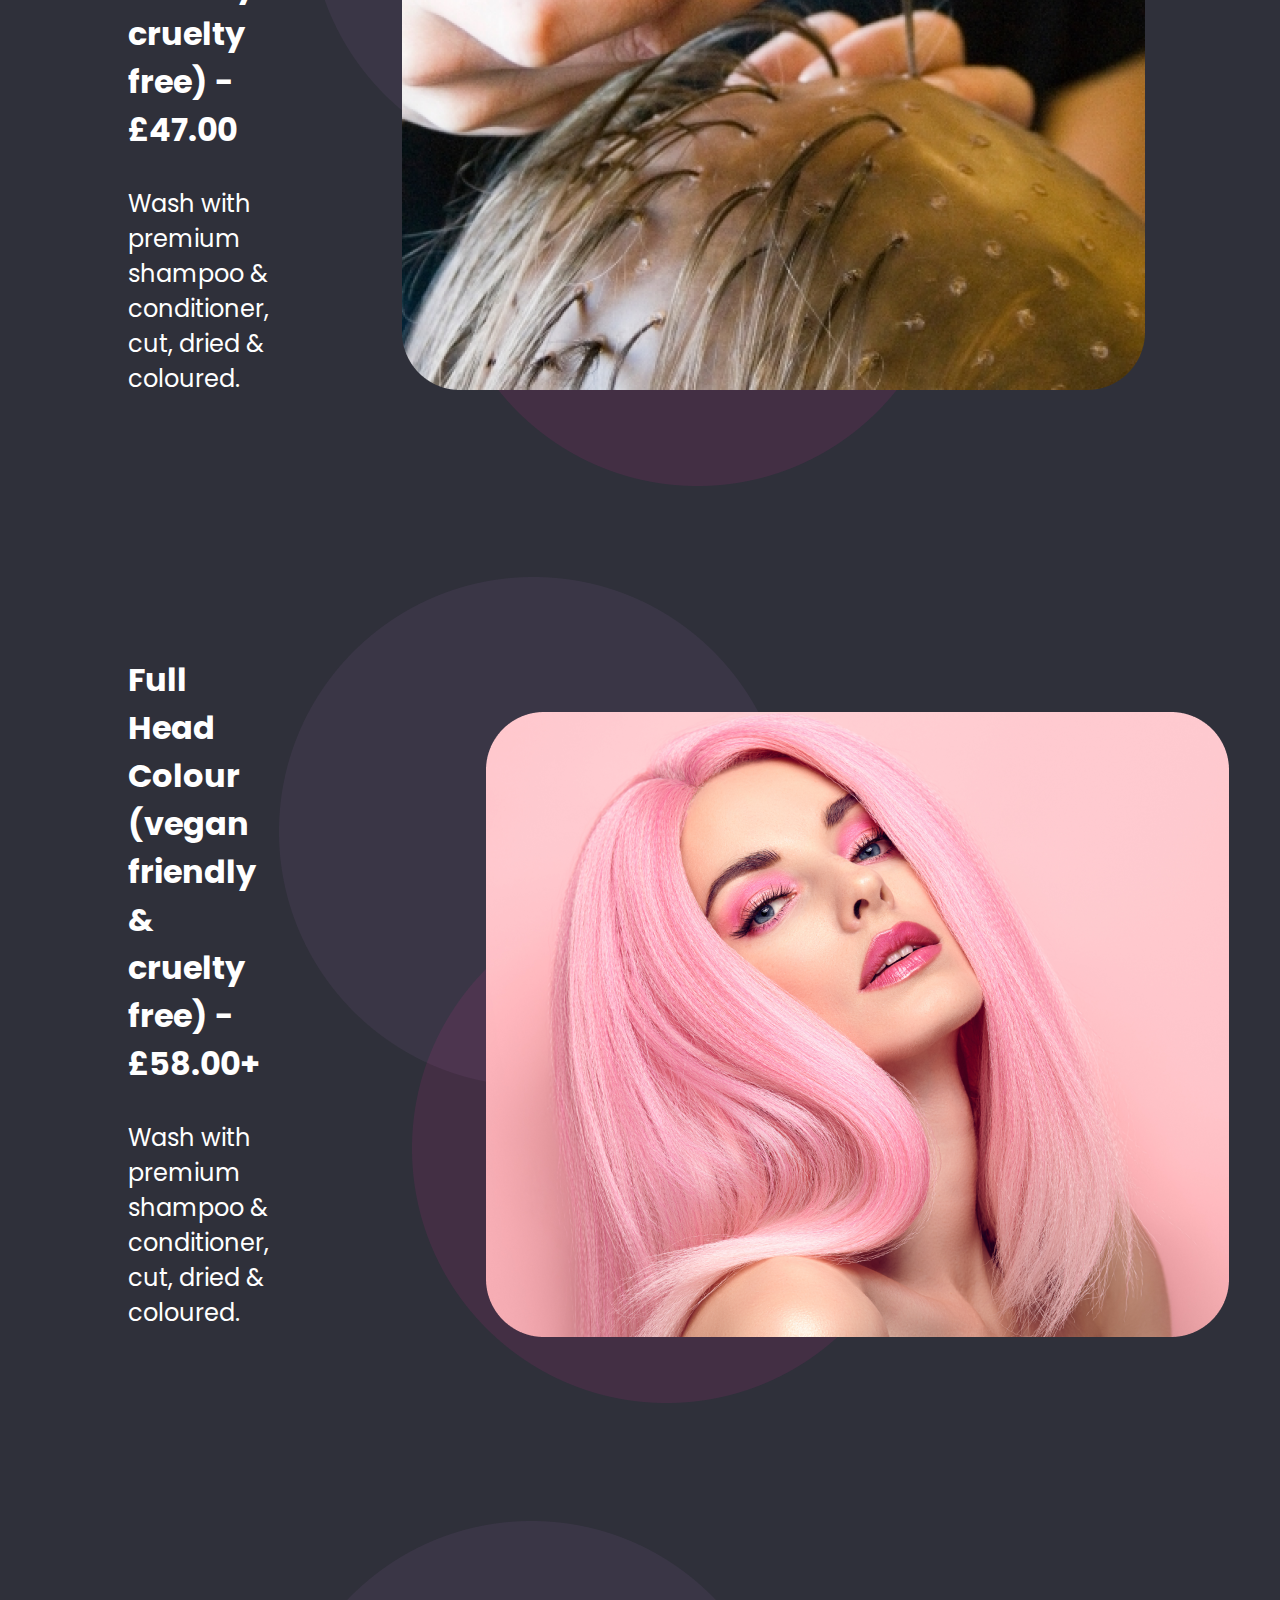
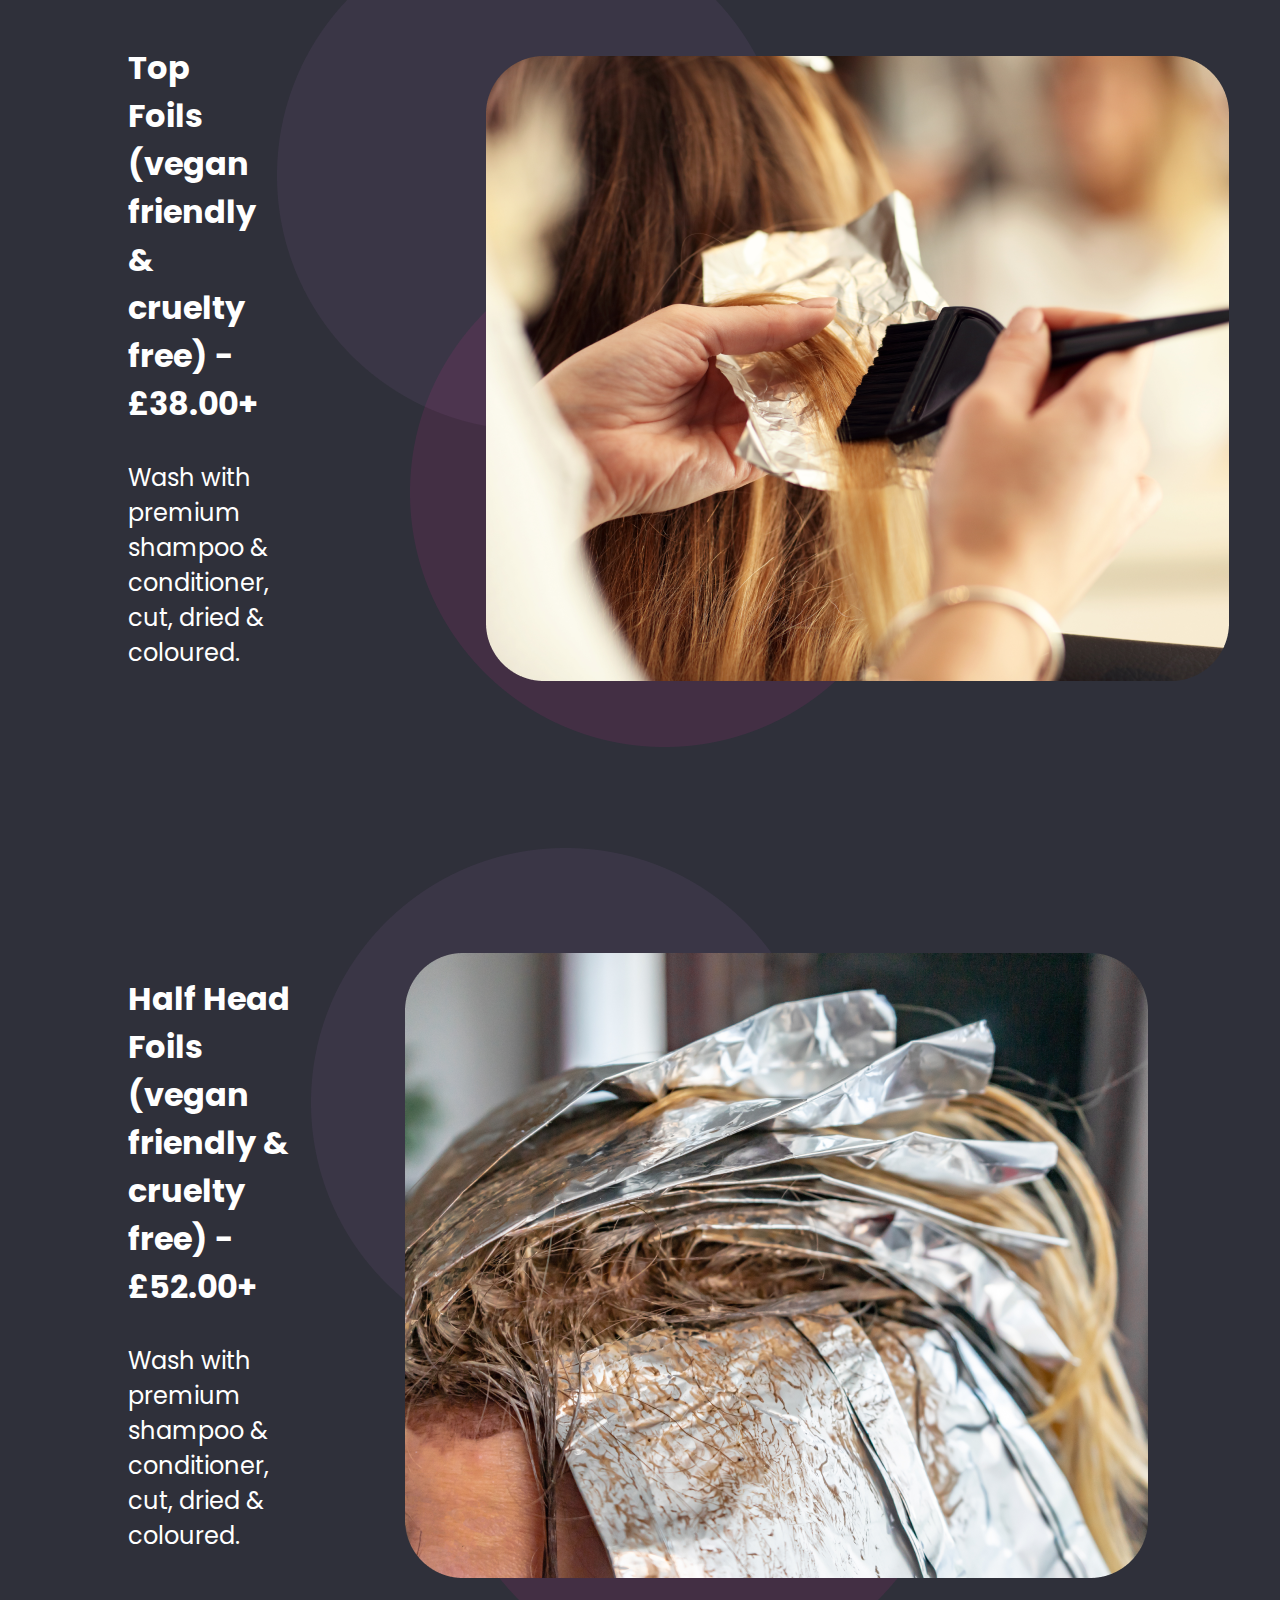
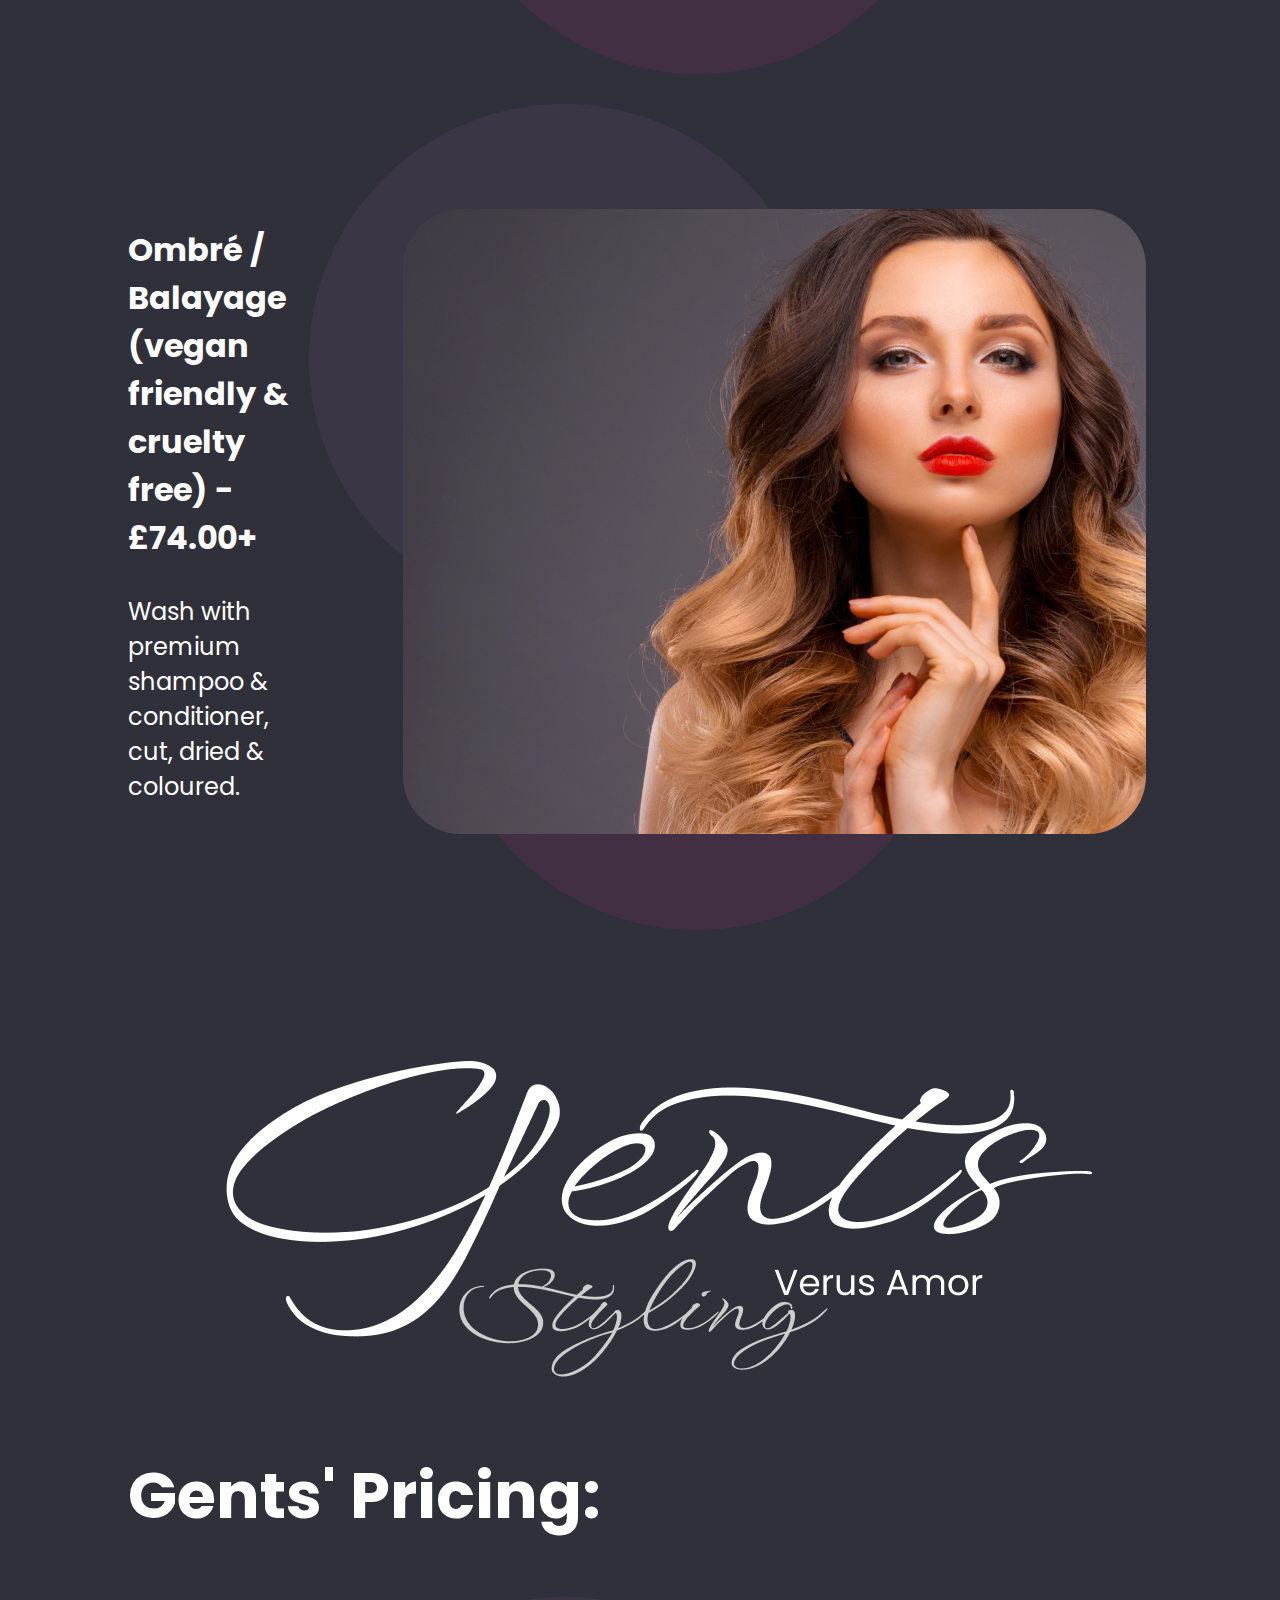
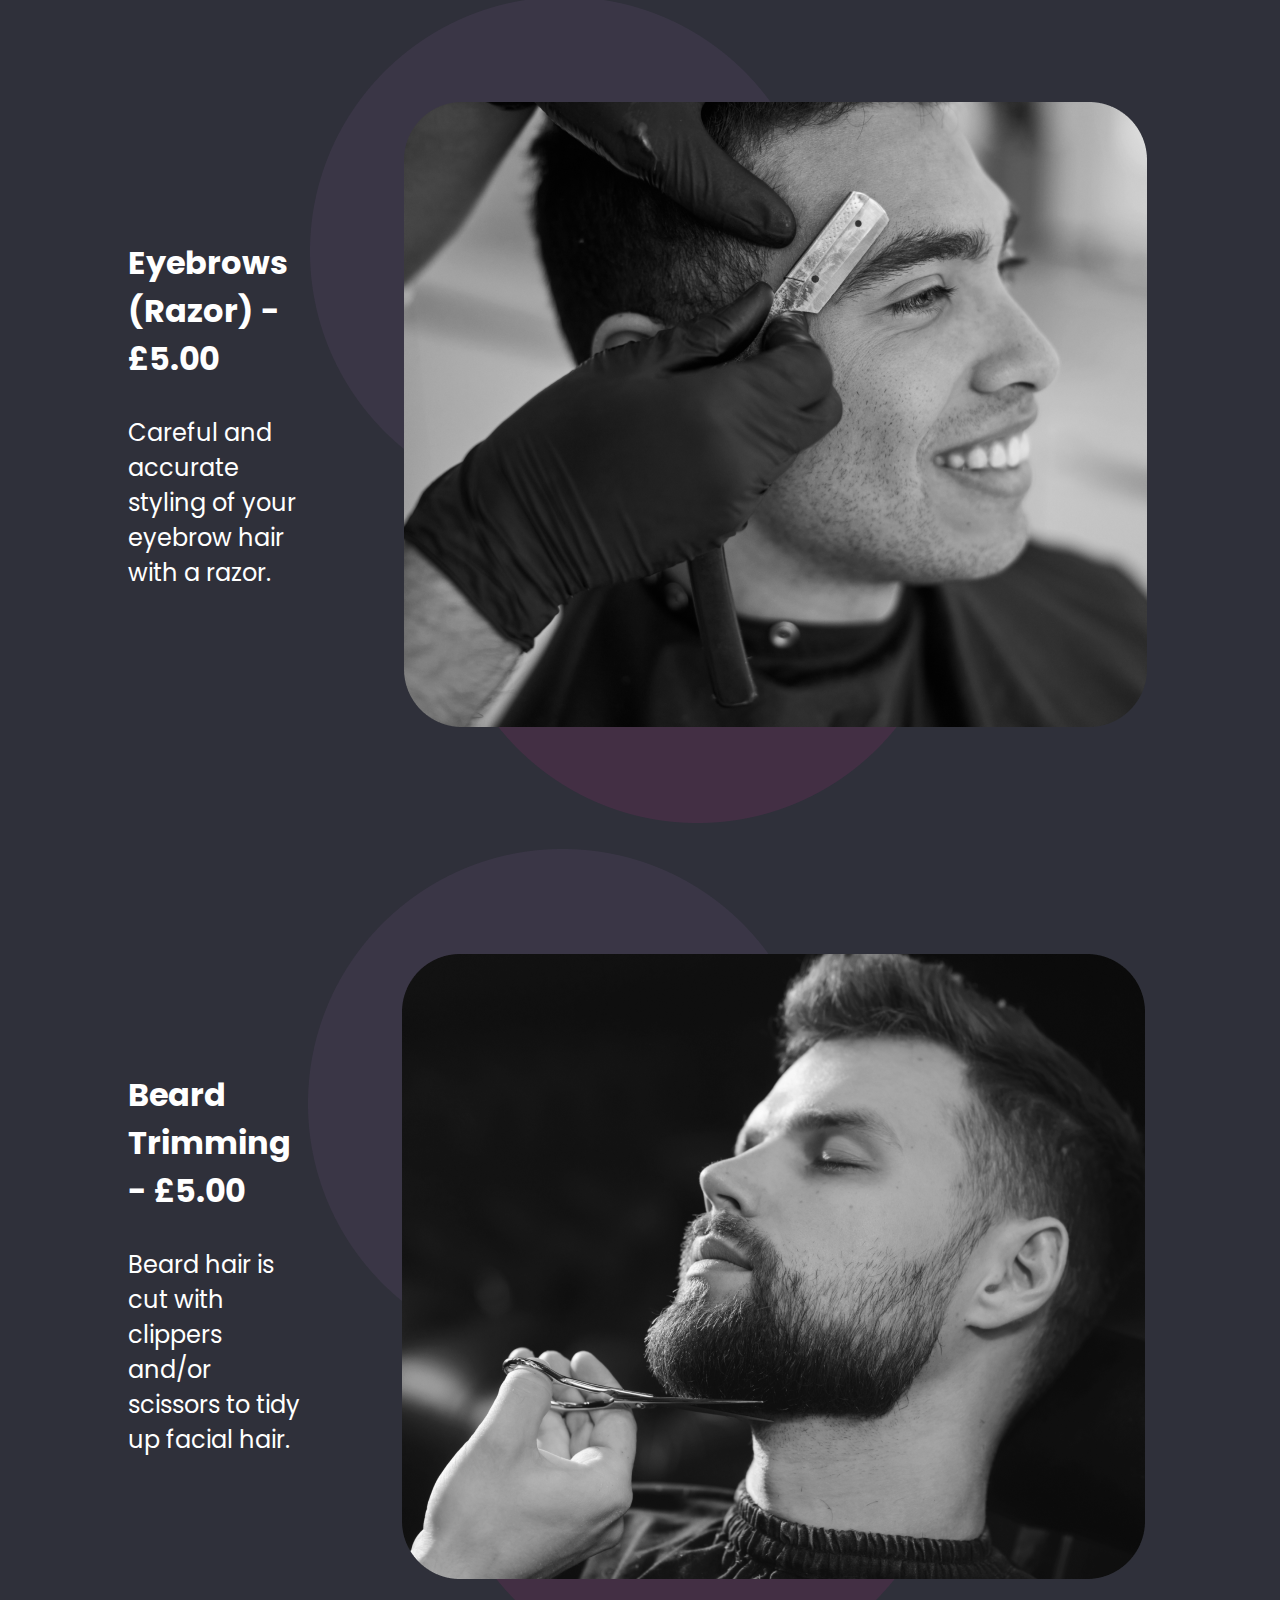
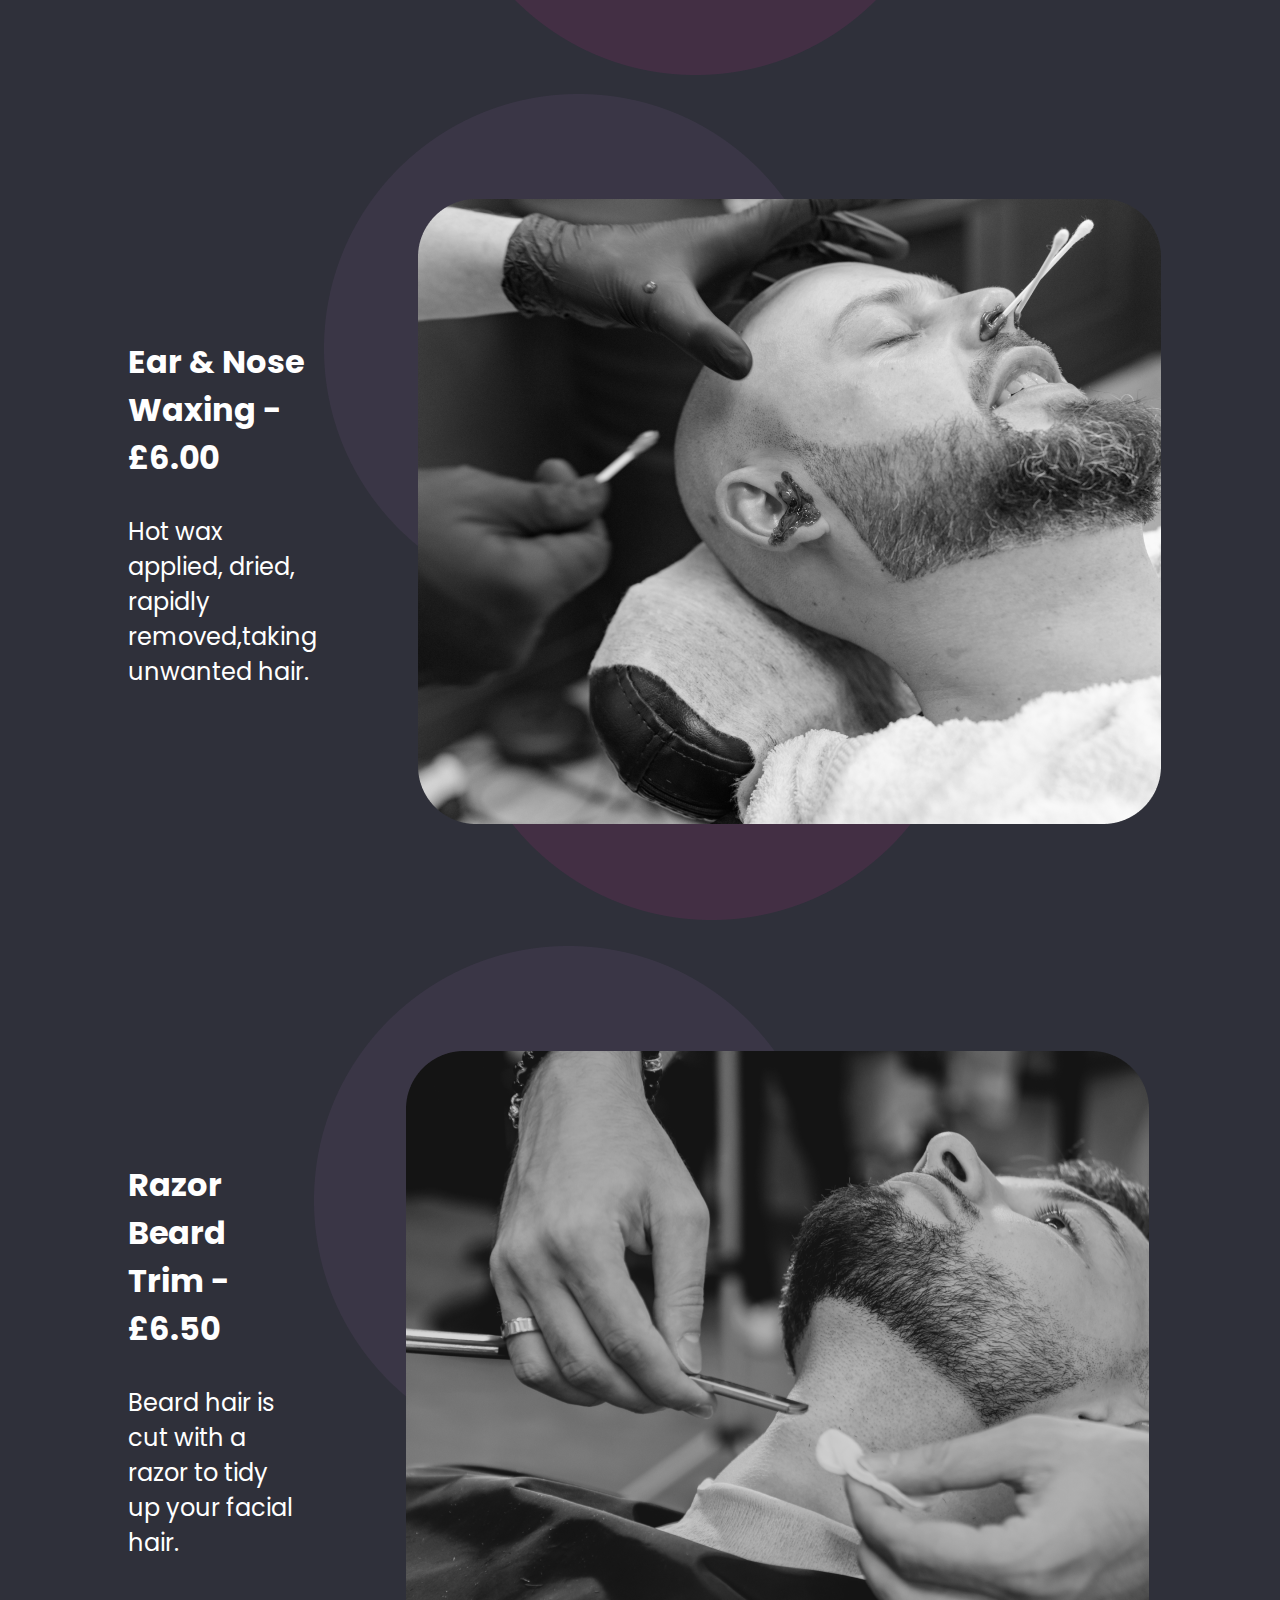
<file: verus-new-main/treatments.html>
<!DOCTYPE html>
<html lang="en">
<head>
    <meta charset="UTF-8">
    <meta http-equiv="X-UA-Compatible" content="IE=edge">
    <meta name="viewport" content="width=device-width, initial-scale=1.0">
    <title>Treatments & Prices</title>
    <link rel="stylesheet" href="/verus-new-main/CSS/style.css">
    <script defer src="navbar.js"></script>
    <link rel="stylesheet" href="/verus-new-main/CSS/treatments.css">
</head>
<body>
    <header>
        <h1 class="logo"><a class="current" href="/verus-new-main/index.html" class="homepage-link">Verus Amor Barbers & Salon</a></h1>
        <input type="checkbox" name="" id="nav-toggle" class="nav-toggle">
        <nav>
            <ul class="size">
                <li><a href="/verus-new-main/treatments.html">Treatments & Prices</a></li>
                <li><a href="/verus-new-main/team.html">Team & Salon</a></li>
                <li><a href="/verus-new-main/contact.html">Contact Us</a></li>
            </ul>
        </nav>
        <label for="nav-toggle" class="nav-toggle-label">
            <span></span>
        </label>
    </header>
    <div class="container"><img src="/verus-new-main/img/TreamentsBanner.png" alt="" class="img-centered">
    <div class="row">
        <img src="/verus-new-main/img/LadiesStyling.png" alt="">
    </div>
        <h1>Ladies' Pricing:</h1>
    <div class="row">
        <div class="text">
            <h3>Dry Cut - £15.00</h3>
            <p>Cut & styled from dry, or using spray water, style & hair dependant.</p>
        </div>
        <img src="/verus-new-main/img/WDryCut.png" alt="">
    </div>

    <div class="row">
        <div class="text">
            <h3>Wet Cut - £21.00</h3>
            <p>Wash with premium shampoo & conditioner, cut & styled wet.</p>
        </div>
        <img src="/verus-new-main/img/WWetCut.png" alt="">
    </div>

    <div class="row">
        <div class="text">
            <h3>Cut & Blow Dry - £26.00</h3>
            <p>Wash with premium shampoo & conditioner, cut, dried & styled.</p>
        </div>
        <img src="/verus-new-main/img/WCut&BlowDry.png" alt="">
    </div>

    <div class="row">
        <div class="text">
            <h3>Blow Dry - £16.00</h3>
            <p>Wash with premium shampoo & conditioner, dried & styled.</p>
        </div>
        <img src="/verus-new-main/img/WBlowDry.png" alt="">
    </div>

    <div class="row">
        <div class="text">
            <h3>OLAPLEX Treatments - £15.00+</h3>
            <p>OLAPLEX shampoo & conditioning strength & bonding treatment.</p>
        </div>
        <img src="/verus-new-main/img/OlaplexTreatments.png" alt="">
    </div>

    <div class="row">
        <div class="text">
            <h3>Perm - £40.00</h3>
            <p>Wash with premium shampoo & conditioner, cut, dried & permed.</p>
        </div>
        <img src="/verus-new-main/img/WPerm.png" alt="">
    </div>

    <div class="row">
        <div class="text">
            <h3>Root Colour (vegan friendly & cruelty free) - £42.00+</h3>
            <p>Wash with premium shampoo & conditioner, cut, dried & coloured.</p>
        </div>
        <img src="/verus-new-main/img/WRootColour.png" alt="">
    </div>

    <div class="row">
        <div class="text">
            <h3>Cap Hi/Low Lights (vegan friendly & cruelty free) - £47.00</h3>
            <p>Wash with premium shampoo & conditioner, cut, dried & coloured.</p>
        </div>
        <img src="/verus-new-main/img/WCapHighLowLights.png" alt="">
    </div>

    <div class="row">
        <div class="text">
            <h3>Full Head Colour (vegan friendly & cruelty free) - £58.00+</h3>
            <p>Wash with premium shampoo & conditioner, cut, dried & coloured.</p>
        </div>
        <img src="/verus-new-main/img/WFullHeadColour.png" alt="">
    </div>
    
    <div class="row">
        <div class="text">
            <h3>Top Foils (vegan friendly & cruelty free) - £38.00+</h3>
            <p>Wash with premium shampoo & conditioner, cut, dried & coloured.</p>
        </div>
        <img src="/verus-new-main/img/WTopFoils.png" alt="">
    </div>

    <div class="row">
        <div class="text">
            <h3>Half Head Foils (vegan friendly & cruelty free) - £52.00+</h3>
            <p>Wash with premium shampoo & conditioner, cut, dried & coloured.</p>
        </div>
        <img src="/verus-new-main/img/WHalfHeadFoils.png" alt="">
    </div>

    <div class="row">
        <div class="text">
            <h3>Ombré / Balayage (vegan friendly & cruelty free) - £74.00+</h3>
            <p>Wash with premium shampoo & conditioner, cut, dried & coloured.</p>
        </div>
        <img src="/verus-new-main/img/WOmbreBalayage.png" alt="">
    </div>

    <div class="row">
        <img src="/verus-new-main/img/GentsStyling.png" alt="">
    </div>
    <h1>Gents' Pricing:</h1>
    <div class="row">
        <div class="text">
            <h3>Eyebrows (Razor) - £5.00</h3>
            <p>Careful and accurate styling of your eyebrow hair with a razor.</p>
        </div>
        <img src="/verus-new-main/img/EyebrowsRazor.png" alt="">
    </div>

    <div class="row">
        <div class="text">
            <h3>Beard Trimming - £5.00</h3>
            <p>Beard hair is cut with clippers and/or scissors to tidy up facial hair.</p>
        </div>
        <img src="/verus-new-main/img/BeardTrimming.png" alt="">
    </div>

    <div class="row">
        <div class="text">
            <h3>Ear & Nose Waxing - £6.00</h3>
            <p>Hot wax applied, dried, rapidly removed,taking unwanted hair.</p>
        </div>
        <img src="/verus-new-main/img/Ear&NoseWaxing.png" alt="">
    </div>

    <div class="row">
        <div class="text">
            <h3>Razor Beard Trim - £6.50</h3>
            <p>Beard hair is cut with a razor to tidy up your facial hair.</p>
        </div>
        <img src="/verus-new-main/img/RazorBeardTrim.png" alt="">
    </div>

    <div class="row">
        <div class="text">
            <h3>Hot Towel Shave - £15.00</h3>
            <p>Hot towels to open pores, premium shaving lotions, traditional razor.</p>
        </div>
        <img src="/verus-new-main/img/HotTowelShave.png" alt="">
    </div>

    <div class="row">
        <div class="text">
            <h3>Full Head Clippers - £8.00</h3>
            <p>Cut with clippers for the same length of short hair all over.</p>
        </div>
        <img src="/verus-new-main/img/FullHeadClippers.png" alt="">
    </div>

    <div class="row">
        <div class="text">
            <h3>Dry Cut - £12.00</h3>
            <p>Cut & styled from dry, or using spray water, style & hair dependant.</p>
        </div>
        <img src="/verus-new-main/img/DryCut.png" alt="">
    </div>

    <div class="row">
        <div class="text">
            <h3>Long Hair Dry Cut - £13.00</h3>
            <p>Cut & styled from dry, or using spray water, style & hair dependant.</p>
        </div>
        <img src="/verus-new-main/img/LongHairDryCut.png" alt="">
    </div>

    <div class="row">
        <div class="text">
            <h3>Wet Cut - £13.00</h3>
            <p>Wash with premium shampoo & conditioner, cut & styled.</p>
        </div>
        <img src="/verus-new-main/img/WetCut.png" alt="">
    </div>

    <div class="row">
        <div class="text">
            <h3>Skin Fade with Foils or Razor - £15.00</h3>
            <p>Cut & styled from dry, hair on top fading or patterned into your skin.</p>
        </div>
        <img src="/verus-new-main/img/SkinFade.png" alt="">
    </div>

    <div class="row">
        <div class="text">
            <h3>Cut & Waxing - £16.00</h3>
            <p>Cut & styled from dry, plus nose & ear waxing.</p>
        </div>
        <img src="/verus-new-main/img/Cut&Waxing.png" alt="">
    </div>

    <div class="row">
        <div class="text">
            <h3>Cut & Hot Towel Close-Shave - £25.00</h3>
            <p>Cut & styled from dry, plus a hot towel & lotion, razor close-shave.</p>
        </div>
        <img src="/verus-new-main/img/CloseShave.png" alt="">
    </div>

    <div class="row">
        <div class="text">
            <h3>Men’s Perm - £30.00+</h3>
            <p>Wash with premium shampoo & conditioner, cut, dried & permed.</p>
        </div>
        <img src="/verus-new-main/img/Perm.png" alt="">
    </div>

    <div id="Special-Offers">
        <h1>Our Special <span>Offers</span></h1>
        <h2>Senior Citizens</h2>
        <h3>Gents Haircut - £10</h3>
        <h3>Ladies Cut & Blow Dry - £22</h3>
        <h2>Children Under 12</h2>
        <h3>Haircut - £10</h3>
        <h3>Cut & Blow Dry - £15</h3>
        <h2>Loyalty Cards</h2>
        <h3>Gents: 10 Haircuts = 11th Haircut is Half Price</h3>
        <h3>Ladies: 5 Stamps = £10 Off Next Appointment</h3>
        <br>
        <br>
    </div>

    <h2>Our <span>Portfolio</span></h2>
    <img src="/verus-new-main/img/Gallery.png" alt="" class="img-centered space">
    </div>

    <iframe
    src="https://www.google.com/maps/embed?pb=!1m14!1m8!1m3!1d2412.6754060766534!2d0.735687!3d52.792161!3m2!1i1024!2i768!4f13.1!3m3!1m2!1s0x0%3A0xb57b11c6038ff279!2sVerus%20Amor%20Barbers%20%26%20Ladies%20Salon!5e0!3m2!1sen!2suk!4v1649070369054!5m2!1sen!2suk"
    width="100%" height="600" style="border:0;" allowfullscreen="" loading="lazy"
    referrerpolicy="no-referrer-when-downgrade"></iframe>


    <div class="footer">
        <div class="row">
            <div class="grid">
                <h1 class="grid-main"></h1>
            </div>
            <div class="gridA">
               <div class="footB">
                <a href="https://www.facebook.com/verusamorsalon/"><img class="img-foot" src="img/bi_facebook.png"></a>
               </div>
               <div class="footB">
             
                <a href="https://www.facebook.com/verusamorsalon/" id="facebook-link"><span class="foot">  Facebook</span></a>
               </div>
    
               <!-- <div class="footB">
                <img class="img-foot" src="img/ant-design_twitter-circle-filled.png">
               </div>
               <div class="footB">
             
                <span class="foot">  Twitter</span>
               </div> -->
    
            </div>
          
        
       </div>
    
    
    <div class="row">
        <div class="gridS"></div>
        <div class="gridB">
            <p>01328 633037</p>
            <p>Verus Amor Barbers & Ladies Salon</p>
            <p>The Kiptons, Blenheim Square,<br/> West Raynham, NR21 7PA</p>
        </div>
    </div>
</body>
</html>
</file>
<file: verus-new-main/CSS/style.css>
@import url('https://fonts.googleapis.com/css2?family=Poppins:ital,wght@0,100;0,200;0,300;0,400;0,500;0,600;0,700;0,800;0,900;1,100;1,200;1,300;1,400;1,500;1,600;1,700;1,800;1,900&family=WindSong:wght@400;500&display=swap');


*, *::before, *::after {
    box-sizing: border-box;
}

/* html,body {
    width: 100%;
    height: 100%;
    padding: 0;
    overflow-x: hidden;
} */

body {
    margin: 0;
    background-color: #2F303A;
    color: #fff;
    font-family: Poppins;
}

p {
    font-size: 1.5rem;
}

h2 {
    font-size: 3rem;
}

h3 { font-size: 2rem;}

h4 { font-size: 1.8rem;}

@media (max-width: 768px) {
    p { font-size: 1rem}
    h1 { font-size: 3rem;}
    span {font-size: 4rem;}
    h2 { font-size: 1.5rem;}
    h3 { font-size: 1.2rem;}
    h4 { font-size: 1.1rem;}
}

#top-space {
    margin-top: 2.6em;
}

.container {
    width: 80%;
    max-width: 1400px;
    margin: 0 auto;
}

h1 {
    font-size: 4rem;
}

span {
    color: #F62AA0;
    font-size: 5rem;
}

.test {
    
    background-image: url('/verus-new-main/img/HomePageTextBubble.png');
  
}


img {
    max-width: 100%;
    width: 50%;
    object-fit:scale-down;
}


.text {
    align-self: center;
}

@media (min-width: 800px) {
    .row {
        display: flex;
        justify-content: space-between;
    }
}

@media (max-width: 800px) {
    img {
        width: 100%;
    }
}



.row img{
    flex:70%;
    width: 100%;
}

.row p {
  flex:90%
}
span {
    font-family: 'WindSong', cursive;
}

.full-width {
    width: 100%;
}

.footer {
    /* background-image: url('/img/Footer.png'); */
    width: 100%;
    background-size: contain;
    background-repeat: no-repeat ;
    /* padding-top: 2.5em; */
    /* padding: 2.5em; */
}

@import url('https://fonts.googleapis.com/icon?family=Material+Icons');

.carousel {
    height: 600px;
    overflow: hidden;
    position: relative;
    border-radius: 5px;
    box-shadow: 0 0 4px rgba(0, 0, 0, 0.2), 0 4px 10px rgba(0, 0, 0, 0.1);
  }
  .slider {
    display: flex;
    height: 100%;
    width: 400%;
  }
  .slider section {
    flex-basis: 100%;
    justify-content: center;
    align-items: center;
    display: flex;
    font-size: 20px;
  }
  .left, .right {
    position: absolute;
    top: 50%;
    transform: translateY(-50%);
    cursor: pointer;
  }
  .arrow i {
    font-size: 70px;
    -webkit-user-select: none;
    color: #CDCDCD;
  }
  .left {
    left: 10px;
  }
  .right {
    right: 10px;
  }
  .control ul {
    list-style: none;
    display: flex;
    position: absolute;
    bottom: 0;
    left: 50%;
    margin: 0;
    padding: 0;
    transform: translate(-50%);
  }
  .control ul li {
    width: 10px;
    height: 10px;
    background: #333;
    border: 2px solid #333;
    border-radius: 50px;
    margin: 10px;
    cursor: pointer;
    
  }
  .control ul li.selected {
    background: transparent;
  }

  .test-1 {
      background-image: url(../img/Choosing-1.png);
      background-repeat: no-repeat;
      background-attachment: fixed;
      background-size: cover;
  }


@media (max-width: 600px) {
    .test-1{
        padding-left:4rem;
        padding-right:2rem;
    }

    .test-2{
        padding-left:4rem;
        padding-right:2rem;
    }
}




.reviews h1 {
    margin: 0;
}


/* nav */

.logo {
    font-size: 1.5rem;
    }
    
    header {
        background: #202027;
        text-align: center;
        position: fixed;
        z-index: 999;
        width: 100%;
        top: 0;
    }
    
    .nav-toggle {
        display: none;
    }
    
    .nav-toggle-label {
        position: absolute;
        top: 0;
        left: 0;
        margin-left: 1em;
        height: 100%;
        display: flex;
        align-items: center;
    }
    
    .nav-toggle-label span,
    .nav-toggle-label span::before,
    .nav-toggle-label span::after {
        display: block;
        background: #fff;
        height: 2px;
        width: 0.4em;
        border-radius: 2px;
        position: relative;
    }
    
    .nav-toggle-label span::before,
    .nav-toggle-label span::after {
        content: '';
        position: absolute;
    }
    
    .nav-toggle-label span::before {
        bottom: 7px;
    }
    .nav-toggle-label span::after {
        top: 7px;
    }
    
    nav {
        position: absolute;
        text-align: left;
        top: 100%;
        left: 0;
        background: #202027;
        width: 100%;
        transform: scale(1, 0);
        transform-origin: top;
        transition: transform 400ms ease-in-out;
    }
    
    nav ul {
        margin: 0;
        padding: 0;
        list-style: none;
    }
    
    nav li {
        margin-bottom: 1em;
        margin-left: 1em;
    }
    
    nav a {
        color: white;
        text-decoration: none;
        font-size: 1rem;
        opacity: 0;
        transition: opacity 150ms ease-in-out;
    }
    
    nav a:hover {
    color: gold;
    }

    .current {
        color: #fff;
    }

    li a:is(:link,:active).active {
        background-color: #443144;
        padding: 1.5rem;
        color: #443144;
    }
    a:is(:link,:active).active {
        color: gold;
    }

    nav:visited{
        text-decoration: none;
    }
    
    .nav-toggle:checked ~ nav{
    transform: scale(1, 1);
    }
    
    .nav-toggle:checked ~ nav a {
        opacity: 1;
        transition: opacity 250ms ease-in-out 250ms;
    }
    
    @media screen and (min-width: 1000px) {
        .nav-toggle-label {
            display: none;
        }
        header {
            display: grid;
            grid-template-columns: 1fr auto minmax(600px, 3fr) 1fr;
        }
        .logo {
            grid-column: 2 / 3;
        }
        nav {
            all: unset;
            grid-column: 3 / 4;
            display: flex;
            justify-content: flex-end;
            align-items: center;
        }
        nav a {
            opacity: 1;
            position: relative;
        }
        nav a::before {
            content: ' ';
            display: block;
            height: 5px;
            background: #DFAF1F;
            position: absolute;
            top: -.75em;
            left: 0;
            right: 0;
            transform: scale(0, 1);
            transition: transform ease-in-out 250ms;
        }
        nav a:hover::before {
            transform: scale(1, 1);
        }
        nav ul {
            display: flex;
            justify-content: flex-end;
        }
        nav li {
            margin-left: 3em;
            margin-bottom: 0;
        }
    }
    
    @media (min-width: 1900px) {
    .logo {
        font-size: 3rem;
    }
    nav a {
        font-size: 1.5rem;
    }
}

/* @media (min-width: 450px) {
    nav {
        max-width: 450px;
    }
} */

    /* @media (min-width: 0px) {
        p { font-size: 1rem; }
        h4 { font-size: 1.5rem; }
        h3 { font-size: 2rem; }
        h2 {font-size: 2.5rem}
        h1 {font-size: 3rem}
        span { font-size: 5rem}
      }
      
      @media (min-width: 400px) {
        p { font-size: calc(1rem + 1vw); }
        h4 { font-size: calc(1.5rem + 1vw);}
        h3 { font-size: calc(2rem + 1vw);}
        h2 { font-size: calc(2.5rem + 1vw);}
        h1 { font-size: calc(3rem + 1vw);}
        span { font-size: calc(5rem + 1vw);}
      }
      
      @media (min-width: 1001px){
        p { font-size: 1.75rem; }
        h4 { font-size: 1.75; }
        h3 {font-size: 2.75rem;}
        h2 { font-size: 3.75rem;}
        h1 {font-size: 4.25rem;}
        span {font-size: 6.25rem;}
      } */


      .img-centered {
          width: 100%;
      }

      .space {
          margin-bottom: 4em;
      }

      .pink-text {
          font-size:6rem;
      }

      .footer-layout {
          display: grid;
          grid-auto-rows: repeat(3, 1fr);
        
      }

      .footer{
        background-image: url('/verus-new-main/img/Footer.png');
        width: 100%;
        background-size: cover;
        padding-top:2em;
      }

   @media(max-width:400px){
       .footer{
        background-image: url('/verus-new-main/img/Footer.png');
        width: 100%;
        background-size: contain;
       }
   }

      .foot{
        
          font-family: "poppins";
          color: white;
            font-size: 1.5rem;
           
         
           
           
          
      }

      #facebook-link {
          text-decoration: none;
      }

      .foot a {
          text-decoration: none;
      }

      .img-foot{
        padding-right:0.3em;
        padding-left: 0.2em;
      }
      


   .grid-main{
       font-size:2.5rem;
      padding-left: 4.5rem;
      margin-top: 6rem;
      width:30%;
    

      

   }
   @media (max-width: 750px){
         .grid-main{
              font-size:1.5rem;
              
         }
    
   }

   /* .grid{
       width: 70%;
         float:left;
    
   }

   .gridA{
       width: 30%;
         float:left;
    
   } */

  .gridA{
    
  }
     
        
            @media screen and (min-width: 1000px) {
.gridA{
    width: 11%;
   display:flex;
    /* float:left; */
    /* padding-top: 2.5rem; */


}
          }
          

          @media screen and (max-width:768px){
             .gridA{
                width: 55%;
                display:flex;
                padding-top: 25.5rem;
             }
          }

          @media screen and (max-width:450px){
            .gridA{
               width: 55%;
               display:flex;
               padding-top: 17.5rem;
            }
         }

          .gridB{
    
        }
           
              
                  @media screen and (min-width: 1000px) {
      .gridB{
          width: 50%;
          float:left;
          padding-top: 4.5rem;
          text-align: right;
          padding-right: 3.5rem;
          padding-top: 25em;
          
      
      
      }
                }
</file>
<file: verus-new-main/CSS/team.css>
.cards {
    display: grid;
    grid-template-columns: repeat(auto-fit,
    minmax(300px,1fr));
    padding: 20px;
    grid-gap: 40px;
    text-align: center;
    color: #fff;
    margin-top: 5em;
    }
    
    .card {
    background-color: #1c1b29;
    border-radius:20px;
    box-shadow: 0 0 30px rgba(0,0,0,0.18);
    }
    
    
    .card-image {
        width: 100%;
        display: block;
        border-radius: 20px 20px 0 0;
    }

    .pink {
        color: #F62AA0;
    }

        /* Hero Image */
.hero {
    position: relative; 
    min-height: 60rem;
    width: 100%;
}

.hero::before {    
      content: "";
      background-image: url('/verus-new-main/img/Salon-hero.png');
      background-size: cover;
      position: absolute;
      top: 0px;
      right: 0px;
      bottom: 0px;
      left: 0px;
}

.hero-text {
    margin-left: 4em;
}

#hero-content {
    max-width: 45ch;
}

.gradient-text {
    color: #F62AA0;
}

    /* float images */
    .column {
        float: left;
        width: 33.33%;
        padding: 35px;
      }
      
      .column > img {
          object-fit: cover;
          height:445px;
          border-radius: 5px;
      }
      
      /* Clear floats after image containers */
      .img-3::after {
        content: "";
        clear: both;
        display: table;
      }
      
      @media screen and (max-width: 200px) {
          .column {
            width: 100%;
          }
        }

        @media screen and (max-width: 780px){
        .img-3 {
            display:none;
        }
        }

        .blocks {
            
        }

        .block__left {
            flex-direction: column;
        }

        .carl {
            background: #202027;
            display: flex;
        }

        .donna {
            background: #202027;
            display: flex;
            margin-top: 40px;
        }

        .fix {
            font-family: Poppins;
        }

        .owner-detail {
            font-family: Poppins;
            color: #F62AA0;
        }

        .card-image {
            height: 650px;
            object-fit: cover;
        }
</file>
<file: verus-new-main/CSS/treatments.css>
.text {
    align-items: center;
}

#Special-Offers > h2 {
    font-family: 'WindSong', cursive; 
    color: #F62AA0;
}

/* #Special-Offers {
    margin-bottom:5em;
} */
</file>
